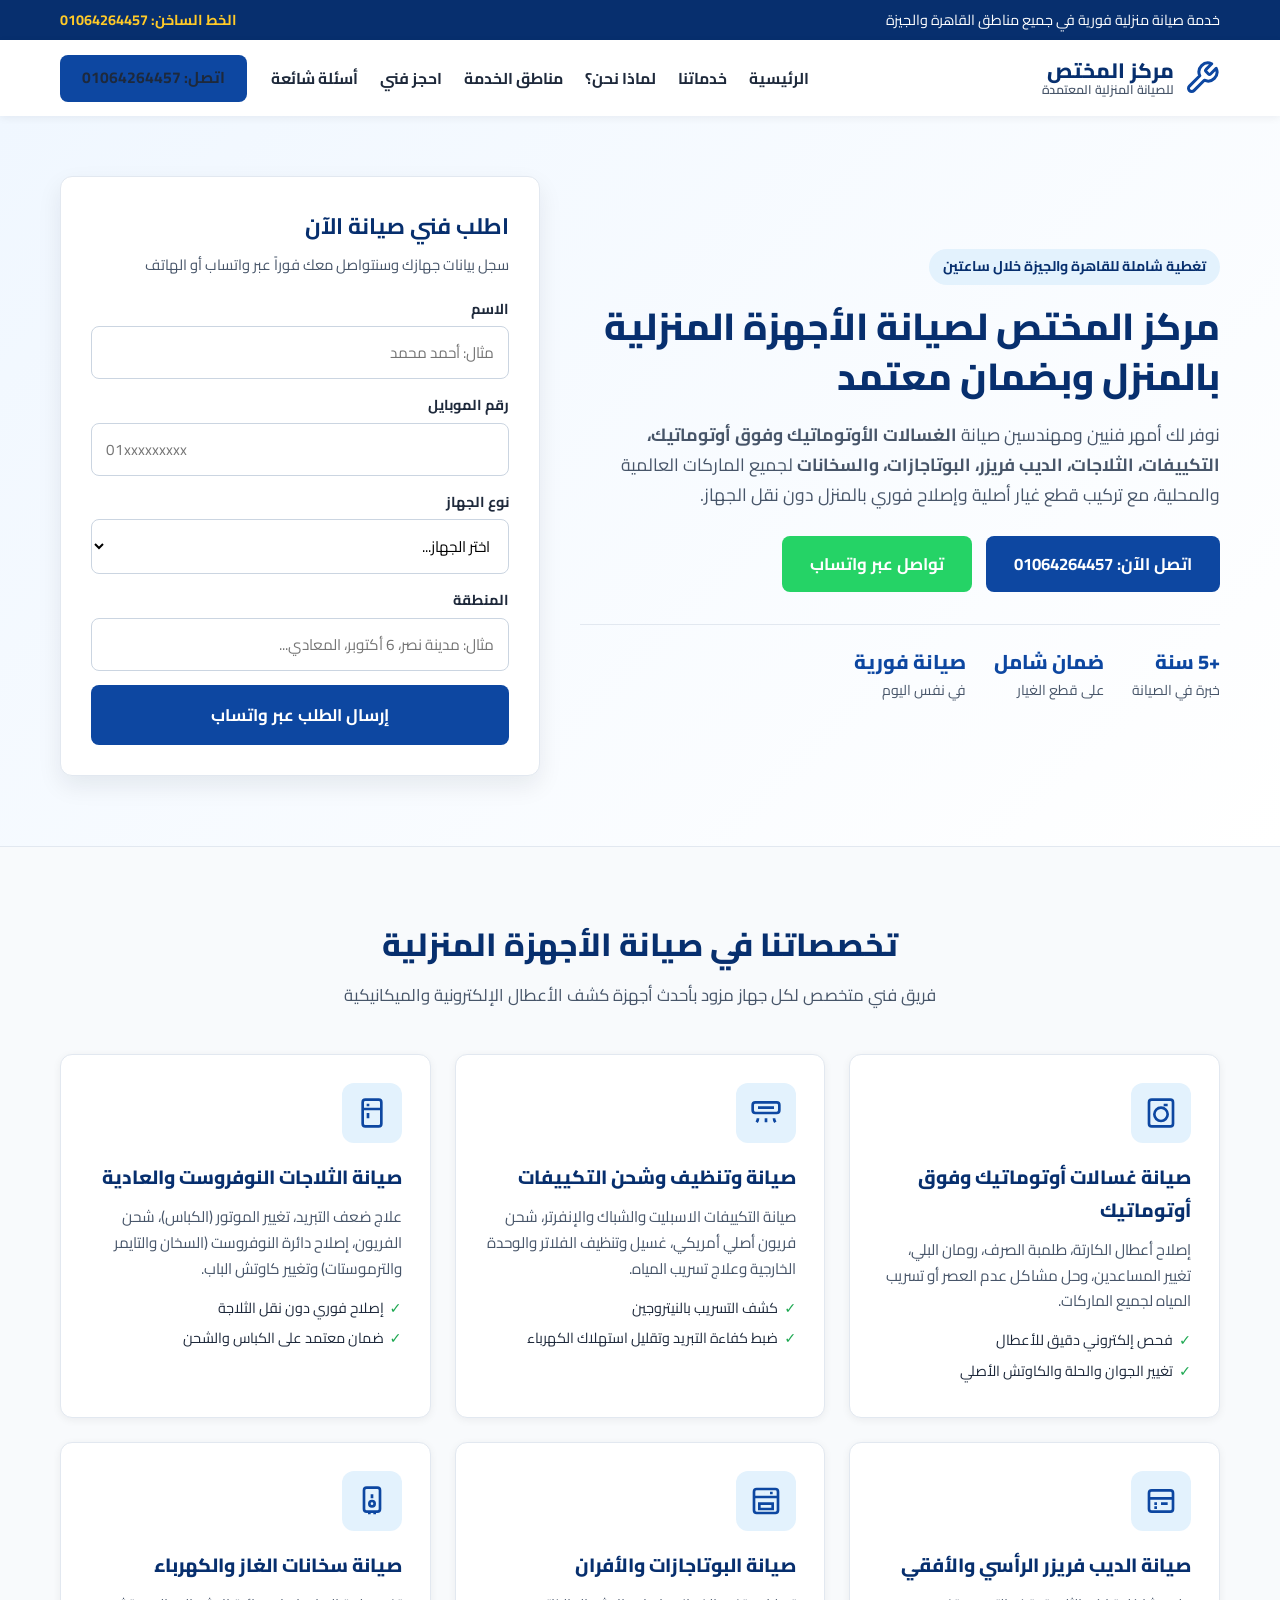
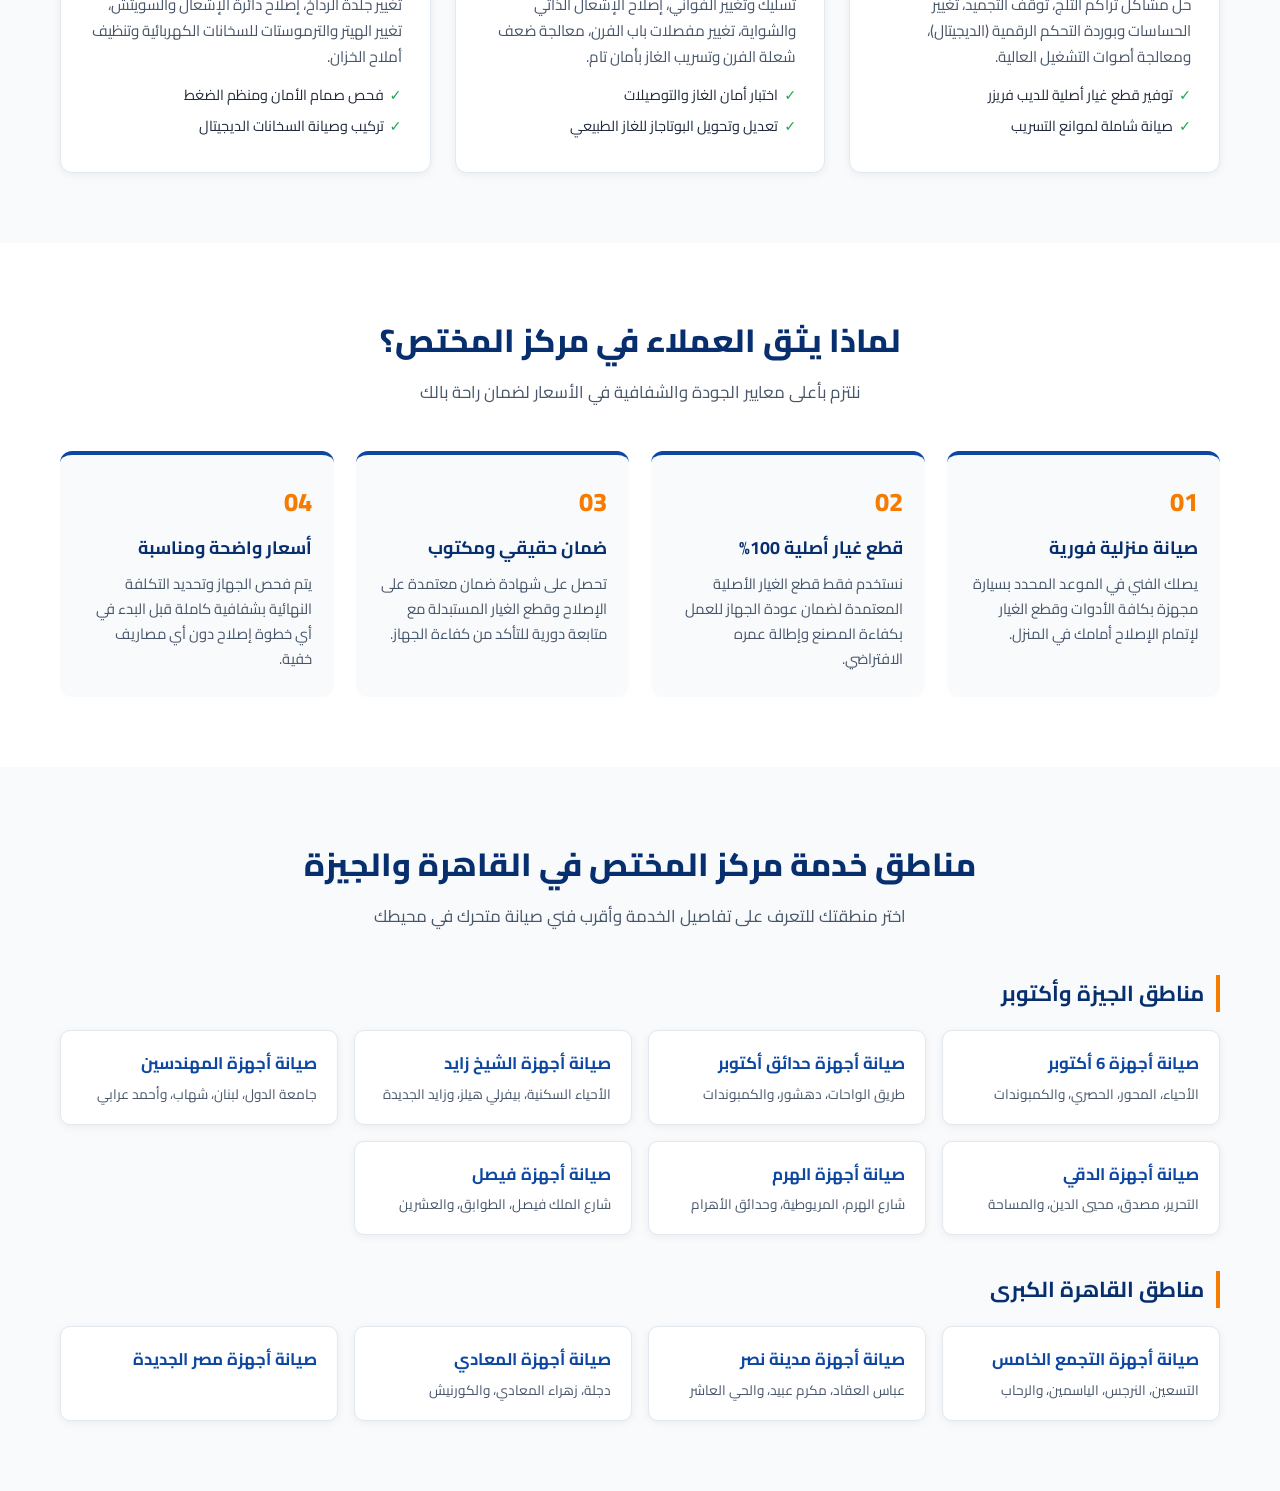
<file: index.html>
<!DOCTYPE html>
<html lang="ar" dir="rtl">
<head>
    <meta charset="UTF-8">
    <meta name="viewport" content="width=device-width, initial-scale=1.0">
    <title>مركز المختص للصيانة المنزلية | صيانة غسالات وتكييفات وثلاجات بالقاهرة والجيزة</title>
    <meta name="description" content="مركز المختص لصيانة الأجهزة المنزلية بالقاهرة والجيزة: صيانة غسالات أوتوماتيك وفوق أوتوماتيك، تكييفات، ثلاجات، ديب فريزر، بوتاجازات وسخانات بالمنزل بقطع غيار أصلية وضمان معتمد. اتصل الآن 01064264457.">
    <meta name="keywords" content="مركز المختص للصيانة, صيانة غسالات القاهرة, تصليح تكييفات الجيزة, صيانة ثلاجات بالمنزل, فني صيانة بوتاجازات, صيانة ديب فريزر, صيانة سخانات, 01064264457">
    <meta name="robots" content="index, follow">
    <link rel="canonical" href="https://github.io">

    <!-- Open Graph for Social Media -->
    <meta property="og:title" content="مركز المختص للصيانة المنزلية | خدمة منزلية فورية">
    <meta property="og:description" content="أفضل فنيين صيانة الغسالات والتكييفات والثلاجات والبوتاجازات في القاهرة والجيزة بضمان حقيقي. اتصل الآن 01064264457">
    <meta property="og:type" content="website">
    <meta property="og:locale" content="ar_EG">

    <!-- Google Fonts (Cairo) -->
    <link rel="preconnect" href="https://fonts.googleapis.com">
    <link rel="preconnect" href="https://fonts.gstatic.com" crossorigin>
    <link href="https://fonts.googleapis.com/css2?family=Cairo:wght@400;600;700;800&display=swap" rel="stylesheet">

    <link rel="stylesheet" href="style.css">

    <!-- Schema Markup (LocalBusiness + Service) -->
    <script type="application/ld+json">
    {
      "@context": "https://schema.org",
      "@type": "HomeAndConstructionBusiness",
      "name": "مركز المختص للصيانة المنزلية",
      "description": "مركز متخصص في صيانة الأجهزة المنزلية: غسالات أوتوماتيك وفوق أوتوماتيك، تكييفات، ثلاجات، ديب فريزر، بوتاجازات وسخانات في جميع أنحاء القاهرة والجيزة.",
       "url": "https://github.io",
      "telephone": "+201064264457",
      "priceRange": "$$",
      "address": {
        "@type": "PostalAddress",
        "addressLocality": "القاهرة والجيزة",
        "addressRegion": "القاهرة الكبرى",
        "addressCountry": "EG"
      },
      "areaServed": [
        "6 أكتوبر", "حدائق أكتوبر", "الشيخ زايد", "التجمع الخامس",
        "مدينة نصر", "المعادي", "المهندسين", "الدقي",
        "الهرم", "فيصل", "شبرا", "مصر الجديدة"
      ],
      "openingHoursSpecification": {
        "@type": "OpeningHoursSpecification",
        "dayOfWeek": [
          "Saturday", "Sunday", "Monday", "Tuesday", "Wednesday", "Thursday", "Friday"
        ],
        "opens": "08:00",
        "closes": "23:00"
      },
      "hasOfferCatalog": {
        "@type": "OfferCatalog",
        "name": "خدمات الصيانة المنزلية",
        "itemListElement": [
          {"@type": "Offer", "itemOffered": {"@type": "Service", "name": "صيانة غسالات أوتوماتيك وفوق أوتوماتيك"}},
          {"@type": "Offer", "itemOffered": {"@type": "Service", "name": "صيانة وشحن تكييفات"}},
          {"@type": "Offer", "itemOffered": {"@type": "Service", "name": "صيانة ثلاجات وديب فريزر"}},
          {"@type": "Offer", "itemOffered": {"@type": "Service", "name": "صيانة بوتاجازات وسخانات"}}
        ]
      }
    }
    </script>
</head>
<body>

    <!-- Top Bar -->
    <div class="top-bar">
        <div class="container top-bar-content">
            <span>خدمة صيانة منزلية فورية في جميع مناطق القاهرة والجيزة</span>
            <a href="tel:01064264457" class="top-phone">الخط الساخن: 01064264457</a>
        </div>
    </div>

    <!-- Header & Navigation -->
    <header class="main-header">
        <div class="container header-content">
            <a href="index.html" class="logo" aria-label="مركز المختص للصيانة المنزلية">
                <svg width="36" height="36" viewBox="0 0 24 24" fill="none" stroke="currentColor" stroke-width="2" stroke-linecap="round" stroke-linejoin="round" aria-hidden="true">
                    <path d="M14.7 6.3a1 1 0 0 0 0 1.4l1.6 1.6a1 1 0 0 0 1.4 0l3.77-3.77a6 6 0 0 1-7.94 7.94l-6.91 6.91a2.12 2.12 0 0 1-3-3l6.91-6.91a6 6 0 0 1 7.94-7.94l-3.76 3.76z"/>
                </svg>
                <div class="logo-text">
                    <strong>مركز المختص</strong>
                    <span>للصيانة المنزلية المعتمدة</span>
                </div>
            </a>

            <button class="menu-toggle" id="menuToggle" aria-label="فتح القائمة" aria-expanded="false">
                <span></span>
                <span></span>
                <span></span>
            </button>

            <nav class="main-nav" id="mainNav" aria-label="القائمة الرئيسية">
                <ul>
                    <li><a href="#hero">الرئيسية</a></li>
                    <li><a href="#services">خدماتنا</a></li>
                    <li><a href="#why-us">لماذا نحن؟</a></li>
                    <li><a href="#areas">مناطق الخدمة</a></li>
                    <li><a href="#booking">احجز فني</a></li>
                    <li><a href="#faq">أسئلة شائعة</a></li>
                </ul>
                <a href="tel:01064264457" class="btn btn-primary nav-cta">اتصل: 01064264457</a>
            </nav>
        </div>
    </header>

    <main>
        <!-- Hero Section -->
        <section id="hero" class="hero-section">
            <div class="container hero-grid">
                <div class="hero-text">
                    <span class="badge">تغطية شاملة للقاهرة والجيزة خلال ساعتين</span>
                    <h1>مركز المختص لصيانة الأجهزة المنزلية بالمنزل وبضمان معتمد</h1>
                    <p>
                        نوفر لك أمهر فنيين ومهندسين صيانة <strong>الغسالات الأوتوماتيك وفوق أوتوماتيك، التكييفات، الثلاجات، الديب فريزر، البوتاجازات، والسخانات</strong> لجميع الماركات العالمية والمحلية، مع تركيب قطع غيار أصلية وإصلاح فوري بالمنزل دون نقل الجهاز.
                    </p>
                    <div class="hero-actions">
                        <a href="tel:01064264457" class="btn btn-primary btn-lg">
                            اتصل الآن: 01064264457
                        </a>
                        <a href="https://wa.me/201064264457?text=مرحباً%20مركز%20المختص،%20أريد%20حجز%20موعد%20صيانة" target="_blank" rel="noopener" class="btn btn-whatsapp btn-lg">
                            تواصل عبر واتساب
                        </a>
                    </div>
                    <div class="hero-stats">
                        <div class="stat-item">
                            <strong>+5 سنة</strong>
                            <span>خبرة في الصيانة</span>
                        </div>
                        <div class="stat-item">
                            <strong>ضمان شامل</strong>
                            <span>على قطع الغيار</span>
                        </div>
                        <div class="stat-item">
                            <strong>صيانة فورية</strong>
                            <span>في نفس اليوم</span>
                        </div>
                    </div>
                </div>

                <div class="hero-card">
                    <h2>اطلب فني صيانة الآن</h2>
                    <p>سجل بيانات جهازك وسنتواصل معك فوراً عبر واتساب أو الهاتف</p>
                    <form id="quickBookingForm" class="booking-form">
                        <div class="form-group">
                            <label for="customerName">الاسم</label>
                            <input type="text" id="customerName" placeholder="مثال: أحمد محمد" required>
                        </div>
                        <div class="form-group">
                            <label for="customerPhone">رقم الموبايل</label>
                            <input type="tel" id="customerPhone" placeholder="01xxxxxxxxx" required>
                        </div>
                        <div class="form-group">
                            <label for="deviceType">نوع الجهاز</label>
                            <select id="deviceType" required>
                                <option value="">اختر الجهاز...</option>
                                <option value="غسالة أوتوماتيك">غسالة أوتوماتيك</option>
                                <option value="غسالة فوق أوتوماتيك">غسالة فوق أوتوماتيك</option>
                                <option value="تكييف">تكييف</option>
                                <option value="ثلاجة">ثلاجة</option>
                                <option value="ديب فريزر">ديب فريزر</option>
                                <option value="بوتاجاز">بوتاجاز</option>
                                <option value="سخان">سخان غاز / كهرباء</option>
                            </select>
                        </div>
                        <div class="form-group">
                            <label for="customerArea">المنطقة</label>
                            <input type="text" id="customerArea" placeholder="مثال: مدينة نصر، 6 أكتوبر، المعادي..." required>
                        </div>
                        <button type="submit" class="btn btn-primary btn-block">إرسال الطلب عبر واتساب</button>
                    </form>
                </div>
            </div>
        </section>

        <!-- Services Section -->
        <section id="services" class="section bg-light">
            <div class="container">
                <div class="section-header">
                    <h2>تخصصاتنا في صيانة الأجهزة المنزلية</h2>
                    <p>فريق فني متخصص لكل جهاز مزود بأحدث أجهزة كشف الأعطال الإلكترونية والميكانيكية</p>
                </div>

                <div class="services-grid">
                    <article class="service-card">
                        <div class="service-icon" aria-hidden="true">
                            <svg width="32" height="32" viewBox="0 0 24 24" fill="none" stroke="currentColor" stroke-width="2"><rect x="3" y="2" width="18" height="20" rx="2"/><circle cx="12" cy="13" r="5"/><path d="M7 6h.01M10 6h.01M17 6h-3"/></svg>
                        </div>
                        <h3>صيانة غسالات أوتوماتيك وفوق أوتوماتيك</h3>
                        <p>إصلاح أعطال الكارتة، طلمبة الصرف، رومان البلي، تغيير المساعدين، وحل مشاكل عدم العصر أو تسريب المياه لجميع الماركات.</p>
                        <ul class="service-features">
                            <li>فحص إلكتروني دقيق للأعطال</li>
                            <li>تغيير الجوان والحلة والكاوتش الأصلي</li>
                        </ul>
                    </article>

                    <article class="service-card">
                        <div class="service-icon" aria-hidden="true">
                            <svg width="32" height="32" viewBox="0 0 24 24" fill="none" stroke="currentColor" stroke-width="2"><rect x="2" y="4" width="20" height="8" rx="2"/><path d="M6 16c0 1.5-1 3-1 3m7-3c0 1.5 0 3 0 3m6-3c0 1.5 1 3 1 3M6 8h12"/></svg>
                        </div>
                        <h3>صيانة وتنظيف وشحن التكييفات</h3>
                        <p>صيانة التكييفات الاسبليت والشباك والإنفرتر، شحن فريون أصلي أمريكي، غسيل وتنظيف الفلاتر والوحدة الخارجية وعلاج تسريب المياه.</p>
                        <ul class="service-features">
                            <li>كشف التسريب بالنيتروجين</li>
                            <li>ضبط كفاءة التبريد وتقليل استهلاك الكهرباء</li>
                        </ul>
                    </article>

                    <article class="service-card">
                        <div class="service-icon" aria-hidden="true">
                            <svg width="32" height="32" viewBox="0 0 24 24" fill="none" stroke="currentColor" stroke-width="2"><rect x="5" y="2" width="14" height="20" rx="2"/><path d="M5 9h14M9 5v2M9 12v4"/></svg>
                        </div>
                        <h3>صيانة الثلاجات النوفروست والعادية</h3>
                        <p>علاج ضعف التبريد، تغيير الموتور (الكباس)، شحن الفريون، إصلاح دائرة النوفروست (السخان والتايمر والترموستات) وتغيير كاوتش الباب.</p>
                        <ul class="service-features">
                            <li>إصلاح فوري دون نقل الثلاجة</li>
                            <li>ضمان معتمد على الكباس والشحن</li>
                        </ul>
                    </article>

                    <article class="service-card">
                        <div class="service-icon" aria-hidden="true">
                            <svg width="32" height="32" viewBox="0 0 24 24" fill="none" stroke="currentColor" stroke-width="2"><rect x="3" y="4" width="18" height="16" rx="2"/><path d="M3 10h18M7 14h2M7 17h2M12 14h5"/></svg>
                        </div>
                        <h3>صيانة الديب فريزر الرأسي والأفقي</h3>
                        <p>حل مشاكل تراكم الثلج، توقف التجميد، تغيير الحساسات وبوردة التحكم الرقمية (الديجيتال)، ومعالجة أصوات التشغيل العالية.</p>
                        <ul class="service-features">
                            <li>توفير قطع غيار أصلية للديب فريزر</li>
                            <li>صيانة شاملة لموانع التسريب</li>
                        </ul>
                    </article>

                    <article class="service-card">
                        <div class="service-icon" aria-hidden="true">
                            <svg width="32" height="32" viewBox="0 0 24 24" fill="none" stroke="currentColor" stroke-width="2"><rect x="3" y="3" width="18" height="18" rx="2"/><path d="M3 9h18M7 6h.01M11 6h.01M15 6h2M7 14h10v4H7z"/></svg>
                        </div>
                        <h3>صيانة البوتاجازات والأفران</h3>
                        <p>تسليك وتغيير الفواني، إصلاح الإشعال الذاتي والشواية، تغيير مفصلات باب الفرن، معالجة ضعف شعلة الفرن وتسريب الغاز بأمان تام.</p>
                        <ul class="service-features">
                            <li>اختبار أمان الغاز والتوصيلات</li>
                            <li>تعديل وتحويل البوتاجاز للغاز الطبيعي</li>
                        </ul>
                    </article>

                    <article class="service-card">
                        <div class="service-icon" aria-hidden="true">
                            <svg width="32" height="32" viewBox="0 0 24 24" fill="none" stroke="currentColor" stroke-width="2"><rect x="6" y="2" width="12" height="18" rx="2"/><circle cx="12" cy="14" r="2"/><path d="M12 7v3m-2 10v2m4-2v2"/></svg>
                        </div>
                        <h3>صيانة سخانات الغاز والكهرباء</h3>
                        <p>تغيير جلدة الرداخ، إصلاح دائرة الإشعال والسويتش، تغيير الهيتر والترموستات للسخانات الكهربائية وتنظيف أملاح الخزان.</p>
                        <ul class="service-features">
                            <li>فحص صمام الأمان ومنظم الضغط</li>
                            <li>تركيب وصيانة السخانات الديجيتال</li>
                        </ul>
                    </article>
                </div>
            </div>
        </section>

        <!-- Why Choose Us -->
        <section id="why-us" class="section">
            <div class="container">
                <div class="section-header">
                    <h2>لماذا يثق العملاء في مركز المختص؟</h2>
                    <p>نلتزم بأعلى معايير الجودة والشفافية في الأسعار لضمان راحة بالك</p>
                </div>

                <div class="features-grid">
                    <div class="feature-box">
                        <span class="feature-num">01</span>
                        <h3>صيانة منزلية فورية</h3>
                        <p>يصلك الفني في الموعد المحدد بسيارة مجهزة بكافة الأدوات وقطع الغيار لإتمام الإصلاح أمامك في المنزل.</p>
                    </div>
                    <div class="feature-box">
                        <span class="feature-num">02</span>
                        <h3>قطع غيار أصلية 100%</h3>
                        <p>نستخدم فقط قطع الغيار الأصلية المعتمدة لضمان عودة الجهاز للعمل بكفاءة المصنع وإطالة عمره الافتراضي.</p>
                    </div>
                    <div class="feature-box">
                        <span class="feature-num">03</span>
                        <h3>ضمان حقيقي ومكتوب</h3>
                        <p>تحصل على شهادة ضمان معتمدة على الإصلاح وقطع الغيار المستبدلة مع متابعة دورية للتأكد من كفاءة الجهاز.</p>
                    </div>
                    <div class="feature-box">
                        <span class="feature-num">04</span>
                        <h3>أسعار واضحة ومناسبة</h3>
                        <p>يتم فحص الجهاز وتحديد التكلفة النهائية بشفافية كاملة قبل البدء في أي خطوة إصلاح دون أي مصاريف خفية.</p>
                    </div>
                </div>
            </div>
        </section>

        <!-- Coverage Areas (Cairo & Giza) -->
        <section id="areas" class="section bg-light">
            <div class="container">
                <div class="section-header">
                    <h2>مناطق خدمة مركز المختص في القاهرة والجيزة</h2>
                    <p>اختر منطقتك للتعرف على تفاصيل الخدمة وأقرب فني صيانة متحرك في محيطك</p>
                </div>

                <div class="areas-wrapper">
                    <div class="area-group">
                        <h3>مناطق الجيزة وأكتوبر</h3>
                        <div class="areas-grid">
                            <a href="areas/6th-of-october.html" class="area-card">
                                <strong>صيانة أجهزة 6 أكتوبر</strong>
                                <span>الأحياء، المحور، الحصري، والكمبوندات</span>
                            </a>
                            <a href="areas/hadayek-october.html" class="area-card">
                                <strong>صيانة أجهزة حدائق أكتوبر</strong>
                                <span>طريق الواحات، دهشور، والكمبوندات</span>
                            </a>
                            <a href="areas/sheikh-zayed.html" class="area-card">
                                <strong>صيانة أجهزة الشيخ زايد</strong>
                                <span>الأحياء السكنية، بيفرلي هيلز، وزايد الجديدة</span>
                            </a>
                            <a href="areas/mohandessin.html" class="area-card">
                                <strong>صيانة أجهزة المهندسين</strong>
                                <span>جامعة الدول، لبنان، شهاب، وأحمد عرابي</span>
                            </a>
                            <a href="areas/dokki.html" class="area-card">
                                <strong>صيانة أجهزة الدقي</strong>
                                <span>التحرير، مصدق، محيي الدين، والمساحة</span>
                            </a>
                            <a href="areas/haram.html" class="area-card">
                                <strong>صيانة أجهزة الهرم</strong>
                                <span>شارع الهرم، المريوطية، وحدائق الأهرام</span>
                            </a>
                            <a href="areas/faisal.html" class="area-card">
                                <strong>صيانة أجهزة فيصل</strong>
                                <span>شارع الملك فيصل، الطوابق، والعشرين</span>
                            </a>
                        </div>
                    </div>

                    <div class="area-group">
                        <h3>مناطق القاهرة الكبرى</h3>
                        <div class="areas-grid">
                            <a href="areas/fifth-settlement.html" class="area-card">
                                <strong>صيانة أجهزة التجمع الخامس</strong>
                                <span>التسعين، النرجس، الياسمين، والرحاب</span>
                            </a>
                            <a href="areas/nasr-city.html" class="area-card">
                                <strong>صيانة أجهزة مدينة نصر</strong>
                                <span>عباس العقاد، مكرم عبيد، والحي العاشر</span>
                            </a>
                            <a href="areas/maadi.html" class="area-card">
                                <strong>صيانة أجهزة المعادي</strong>
                                <span>دجلة، زهراء المعادي، والكورنيش</span>
                            </a>
                            <a href="areas/heliopolis.html" class="area-card">
                                <strong>صيانة أجهزة مصر الجديدة</strong>
</file>
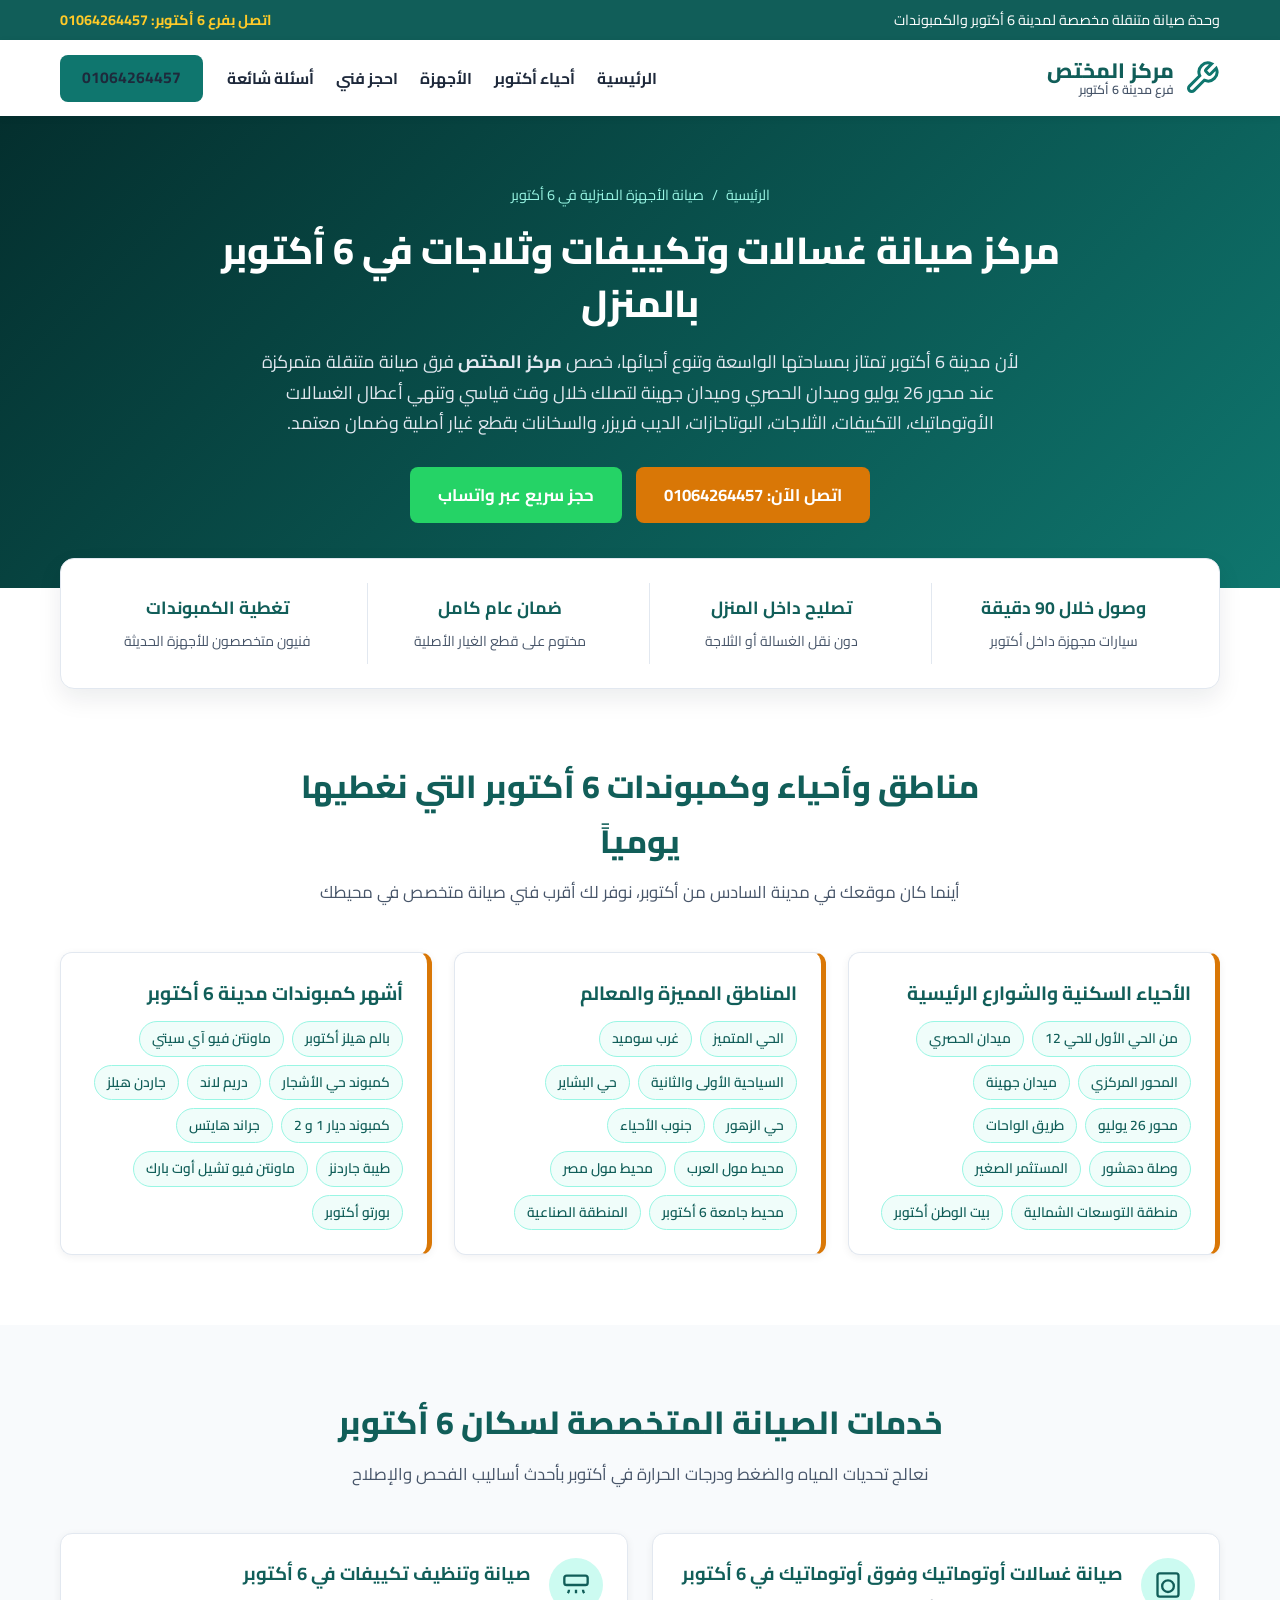
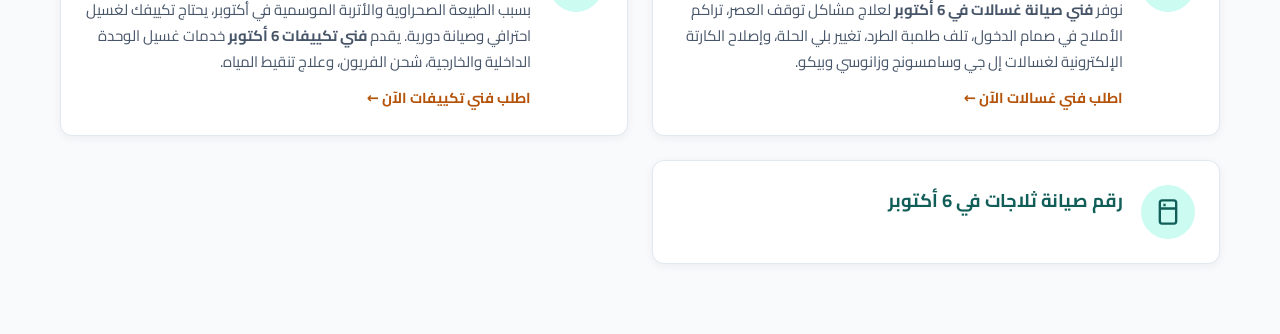
<file: 6th-of-october.html>
<!DOCTYPE html>
<html lang="ar" dir="rtl">
<head>
    <meta charset="UTF-8">
    <meta name="viewport" content="width=device-width, initial-scale=1.0">
    <title>صيانة أجهزة منزلية في 6 أكتوبر | صيانة غسالات وتكييفات وثلاجات - مركز المختص</title>
    <meta name="description" content="أفضل مركز صيانة أجهزة منزلية في 6 أكتوبر: فني صيانة غسالات أوتوماتيك، تكييفات، ثلاجات، ديب فريزر، بوتاجازات وسخانات بالمنزل في الحصري، المتميز، الأحياء والكمبوندات. اتصل 01064264457.">
    <meta name="keywords" content="صيانة غسالات أوتوماتيك في أكتوبر, فني صيانة تكييفات 6 أكتوبر, صيانة ثلاجات في 6 أكتوبر, رقم صيانة أجهزة منزلية أكتوبر, تصليح بوتاجازات الحصري, صيانة سخانات المتميز">
    <meta name="robots" content="index, follow">
    <link rel="canonical" href="https://example.com/areas/6th-of-october.html">

    <meta property="og:title" content="مركز المختص | صيانة غسالات وتكييفات وثلاجات في 6 أكتوبر">
    <meta property="og:description" content="وحدة صيانة متنقلة تغطي جميع أحياء وكمبوندات مدينة 6 أكتوبر في نفس اليوم بضمان معتمد. اتصل الآن 01064264457">
    <meta property="og:type" content="website">
    <meta property="og:locale" content="ar_EG">

    <link rel="preconnect" href="https://fonts.googleapis.com">
    <link rel="preconnect" href="https://fonts.gstatic.com" crossorigin>
    <link href="https://fonts.googleapis.com/css2?family=Cairo:wght@400;600;700;800&display=swap" rel="stylesheet">

    <link rel="stylesheet" href="../style.css">

    <!-- تنسيق وألوان مخصصة لصفحة 6 أكتوبر -->
    <style>
        :root {
            --primary: #0f766e;
            --primary-dark: #115e59;
            --primary-light: #ccfbf1;
            --secondary: #d97706;
            --secondary-dark: #b45309;
        }

        /* تخطيط Hero مختلف لصفحة 6 أكتوبر (ممركز مع خلفية داكنة أنيقة) */
        .october-hero {
            background: linear-gradient(135deg, #042f2e 0%, #0f766e 100%);
            color: #ffffff;
            padding: 65px 0;
            text-align: center;
        }

        .october-hero .breadcrumb {
            display: inline-flex;
            gap: 8px;
            font-size: 0.9rem;
            color: #99f6e4;
            margin-bottom: 16px;
        }

        .october-hero .breadcrumb a:hover {
            text-decoration: underline;
        }

        .october-hero h1 {
            font-size: 2.35rem;
            font-weight: 800;
            max-width: 850px;
            margin: 0 auto 18px;
            line-height: 1.4;
        }

        .october-hero p {
            font-size: 1.12rem;
            color: #e2e8f0;
            max-width: 760px;
            margin: 0 auto 28px;
        }

        .october-hero-actions {
            display: flex;
            justify-content: center;
            flex-wrap: wrap;
            gap: 14px;
        }

        /* شريط التغطية السريعة */
        .october-highlights {
            background-color: #ffffff;
            margin-top: -30px;
            border-radius: 14px;
            box-shadow: var(--shadow-md);
            padding: 24px;
            display: grid;
            grid-template-columns: repeat(4, 1fr);
            gap: 18px;
            border: 1px solid var(--border-color);
            position: relative;
            z-index: 10;
        }

        .highlight-item {
            text-align: center;
            padding: 10px;
            border-left: 1px solid var(--border-color);
        }

        .highlight-item:last-child {
            border-left: none;
        }

        .highlight-item strong {
            display: block;
            color: var(--primary-dark);
            font-size: 1.1rem;
            margin-bottom: 4px;
        }

        .highlight-item span {
            font-size: 0.88rem;
            color: var(--text-muted);
        }

        /* قسم الأحياء والكمبوندات */
        .locations-grid {
            display: grid;
            grid-template-columns: repeat(3, 1fr);
            gap: 22px;
        }

        .location-box {
            background-color: #ffffff;
            border-radius: 12px;
            padding: 24px;
            border: 1px solid var(--border-color);
            border-right: 5px solid var(--secondary);
            box-shadow: var(--shadow-sm);
        }

        .location-box h3 {
            color: var(--primary-dark);
            font-size: 1.2rem;
            margin-bottom: 12px;
        }

        .tags-list {
            display: flex;
            flex-wrap: wrap;
            gap: 8px;
        }

        .tag-pill {
            background-color: #f0fdfa;
            color: var(--primary-dark);
            border: 1px solid #99f6e4;
            padding: 5px 12px;
            border-radius: 50px;
            font-size: 0.86rem;
            font-weight: 600;
        }

        /* بطاقات خدمات أفقية مختلفة عن الرئيسية */
        .october-services-list {
            display: grid;
            grid-template-columns: repeat(2, 1fr);
            gap: 24px;
        }

        .october-service-row {
            display: flex;
            gap: 18px;
            background-color: #ffffff;
            padding: 24px;
            border-radius: 12px;
            border: 1px solid var(--border-color);
            box-shadow: var(--shadow-sm);
            align-items: flex-start;
        }

        .october-service-row:hover {
            border-color: var(--primary);
        }

        .row-icon {
            flex-shrink: 0;
            width: 54px;
            height: 54px;
            border-radius: 50%;
            background-color: var(--primary-light);
            color: var(--primary-dark);
            display: flex;
            align-items: center;
            justify-content: center;
        }

        .row-content h3 {
            color: var(--primary-dark);
            font-size: 1.15rem;
            margin-bottom: 8px;
        }

        .row-content p {
            color: var(--text-muted);
            font-size: 0.94rem;
            margin-bottom: 10px;
        }

        .row-link {
            color: var(--secondary-dark);
            font-weight: 700;
            font-size: 0.9rem;
        }

        /* خطوات الصيانة مع نموذج الحجز جنباً إلى جنب */
        .process-booking-grid {
            display: grid;
            grid-template-columns: 1.1fr 0.9fr;
            gap: 35px;
            align-items: center;
        }

        .steps-timeline {
            display: flex;
            flex-direction: column;
            gap: 20px;
        }

        .step-card {
            display: flex;
            gap: 16px;
            background-color: var(--bg-light);
            padding: 20px;
            border-radius: 12px;
            border: 1px solid var(--border-color);
        }

        .step-badge {
            width: 42px;
            height: 42px;
            flex-shrink: 0;
            background-color: var(--primary);
            color: #ffffff;
            border-radius: 10px;
            display: flex;
            align-items: center;
            justify-content: center;
            font-weight: 800;
            font-size: 1.1rem;
        }

        .step-card h3 {
            color: var(--primary-dark);
            font-size: 1.08rem;
            margin-bottom: 4px;
        }

        .step-card p {
            font-size: 0.92rem;
            color: var(--text-muted);
        }

        /* روابط المناطق المجاورة */
        .nearby-areas {
            display: flex;
            flex-wrap: wrap;
            justify-content: center;
            gap: 14px;
            margin-top: 20px;
        }

        .nearby-link {
            background-color: #ffffff;
            border: 1px solid var(--primary);
            color: var(--primary-dark);
            padding: 10px 20px;
            border-radius: 8px;
            font-weight: 700;
        }

        .nearby-link:hover {
            background-color: var(--primary);
            color: #ffffff;
        }

        @media (max-width: 992px) {
            .october-highlights {
                grid-template-columns: repeat(2, 1fr);
                margin-top: 20px;
            }
            .highlight-item {
                border-left: none;
                border-bottom: 1px solid var(--border-color);
            }
            .locations-grid,
            .october-services-list,
            .process-booking-grid {
                grid-template-columns: 1fr;
            }
        }

        @media (max-width: 576px) {
            .october-highlights {
                grid-template-columns: 1fr;
            }
            .october-hero h1 {
                font-size: 1.75rem;
            }
        }
    </style>

    <!-- Schema Markup خاص بمدينة 6 أكتوبر -->
    <script type="application/ld+json">
    {
      "@context": "https://schema.org",
      "@type": "HomeAndConstructionBusiness",
      "name": "مركز المختص للصيانة المنزلية - فرع 6 أكتوبر",
      "description": "خدمات صيانة الغسالات الأوتوماتيك وفوق أوتوماتيك والتكييفات والثلاجات والديب فريزر والبوتاجازات والسخانات داخل المنزل في مدينة 6 أكتوبر وجميع أحيائها وكمبونداتها.",
      "url": "https://example.com/areas/6th-of-october.html",
      "telephone": "+201064264457",
      "priceRange": "$$",
      "address": {
        "@type": "PostalAddress",
        "streetAddress": "ميدان الحصري - المحور المركزي",
        "addressLocality": "مدينة 6 أكتوبر",
        "addressRegion": "الجيزة",
        "addressCountry": "EG"
      },
      "areaServed": [
        "مدينة 6 أكتوبر",
        "الحي المتميز",
        "غرب سوميد",
        "ميدان الحصري",
        "ميدان جهينة",
        "التوسعات الشمالية",
        "حي الأشجار",
        "بالم هيلز أكتوبر"
      ],
      "openingHoursSpecification": {
        "@type": "OpeningHoursSpecification",
        "dayOfWeek": ["Saturday", "Sunday", "Monday", "Tuesday", "Wednesday", "Thursday", "Friday"],
        "opens": "08:00",
        "closes": "23:00"
      }
    }
    </script>
</head>
<body>

    <!-- Top Bar -->
    <div class="top-bar">
        <div class="container top-bar-content">
            <span>وحدة صيانة متنقلة مخصصة لمدينة 6 أكتوبر والكمبوندات</span>
            <a href="tel:01064264457" class="top-phone">اتصل بفرع 6 أكتوبر: 01064264457</a>
        </div>
    </div>

    <!-- Header -->
    <header class="main-header">
        <div class="container header-content">
            <a href="../index.html" class="logo" aria-label="مركز المختص - الرئيسية">
                <svg width="36" height="36" viewBox="0 0 24 24" fill="none" stroke="currentColor" stroke-width="2" aria-hidden="true">
                    <path d="M14.7 6.3a1 1 0 0 0 0 1.4l1.6 1.6a1 1 0 0 0 1.4 0l3.77-3.77a6 6 0 0 1-7.94 7.94l-6.91 6.91a2.12 2.12 0 0 1-3-3l6.91-6.91a6 6 0 0 1 7.94-7.94l-3.76 3.76z"/>
                </svg>
                <div class="logo-text">
                    <strong>مركز المختص</strong>
                    <span>فرع مدينة 6 أكتوبر</span>
                </div>
            </a>

            <button class="menu-toggle" id="menuToggle" aria-label="فتح القائمة" aria-expanded="false">
                <span></span><span></span><span></span>
            </button>

            <nav class="main-nav" id="mainNav">
                <ul>
                    <li><a href="../index.html">الرئيسية</a></li>
                    <li><a href="#october-coverage">أحياء أكتوبر</a></li>
                    <li><a href="#october-services">الأجهزة</a></li>
                    <li><a href="#october-booking">احجز فني</a></li>
                    <li><a href="#october-faq">أسئلة شائعة</a></li>
                </ul>
                <a href="tel:01064264457" class="btn btn-primary nav-cta">01064264457</a>
            </nav>
        </div>
    </header>

    <main>
        <!-- Hero Section -->
        <section class="october-hero">
            <div class="container">
                <nav class="breadcrumb" aria-label="مسار التنقل">
                    <a href="../index.html">الرئيسية</a>
                    <span>/</span>
                    <span>صيانة الأجهزة المنزلية في 6 أكتوبر</span>
                </nav>
                <h1>مركز صيانة غسالات وتكييفات وثلاجات في 6 أكتوبر بالمنزل</h1>
                <p>
                    لأن مدينة 6 أكتوبر تمتاز بمساحتها الواسعة وتنوع أحيائها، خصص <strong>مركز المختص</strong> فرق صيانة متنقلة متمركزة عند محور 26 يوليو وميدان الحصري وميدان جهينة لتصلك خلال وقت قياسي وتنهي أعطال الغسالات الأوتوماتيك، التكييفات، الثلاجات، البوتاجازات، الديب فريزر، والسخانات بقطع غيار أصلية وضمان معتمد.
                </p>
                <div class="october-hero-actions">
                    <a href="tel:01064264457" class="btn btn-secondary btn-lg">اتصل الآن: 01064264457</a>
                    <a href="https://wa.me/201064264457?text=مرحباً%20مركز%20المختص،%20أحتاج%20فني%20صيانة%20في%20مدينة%206%20أكتوبر" target="_blank" rel="noopener" class="btn btn-whatsapp btn-lg">حجز سريع عبر واتساب</a>
                </div>
            </div>
        </section>

        <!-- Highlights Strip -->
        <div class="container">
            <div class="october-highlights">
                <div class="highlight-item">
                    <strong>وصول خلال 90 دقيقة</strong>
                    <span>سيارات مجهزة داخل أكتوبر</span>
                </div>
                <div class="highlight-item">
                    <strong>تصليح داخل المنزل</strong>
                    <span>دون نقل الغسالة أو الثلاجة</span>
                </div>
                <div class="highlight-item">
                    <strong>ضمان عام كامل</strong>
                    <span>مختوم على قطع الغيار الأصلية</span>
                </div>
                <div class="highlight-item">
                    <strong>تغطية الكمبوندات</strong>
                    <span>فنيون متخصصون للأجهزة الحديثة</span>
                </div>
            </div>
        </div>

        <!-- Coverage Map / Areas & Compounds in 6th of October -->
        <section id="october-coverage" class="section">
            <div class="container">
                <div class="section-header">
                    <h2>مناطق وأحياء وكمبوندات 6 أكتوبر التي نغطيها يومياً</h2>
                    <p>أينما كان موقعك في مدينة السادس من أكتوبر، نوفر لك أقرب فني صيانة متخصص في محيطك</p>
                </div>

                <div class="locations-grid">
                    <div class="location-box">
                        <h3>الأحياء السكنية والشوارع الرئيسية</h3>
                        <div class="tags-list">
                            <span class="tag-pill">من الحي الأول للحي 12</span>
                            <span class="tag-pill">ميدان الحصري</span>
                            <span class="tag-pill">المحور المركزي</span>
                            <span class="tag-pill">ميدان جهينة</span>
                            <span class="tag-pill">محور 26 يوليو</span>
                            <span class="tag-pill">طريق الواحات</span>
                            <span class="tag-pill">وصلة دهشور</span>
                            <span class="tag-pill">المستثمر الصغير</span>
                            <span class="tag-pill">منطقة التوسعات الشمالية</span>
                            <span class="tag-pill">بيت الوطن أكتوبر</span>
                        </div>
                    </div>

                    <div class="location-box">
                        <h3>المناطق المميزة والمعالم</h3>
                        <div class="tags-list">
                            <span class="tag-pill">الحي المتميز</span>
                            <span class="tag-pill">غرب سوميد</span>
                            <span class="tag-pill">السياحية الأولى والثانية</span>
                            <span class="tag-pill">حي البشاير</span>
                            <span class="tag-pill">حي الزهور</span>
                            <span class="tag-pill">جنوب الأحياء</span>
                            <span class="tag-pill">محيط مول العرب</span>
                            <span class="tag-pill">محيط مول مصر</span>
                            <span class="tag-pill">محيط جامعة 6 أكتوبر</span>
                            <span class="tag-pill">المنطقة الصناعية</span>
                        </div>
                    </div>

                    <div class="location-box">
                        <h3>أشهر كمبوندات مدينة 6 أكتوبر</h3>
                        <div class="tags-list">
                            <span class="tag-pill">بالم هيلز أكتوبر</span>
                            <span class="tag-pill">ماونتن فيو آي سيتي</span>
                            <span class="tag-pill">كمبوند حي الأشجار</span>
                            <span class="tag-pill">دريم لاند</span>
                            <span class="tag-pill">جاردن هيلز</span>
                            <span class="tag-pill">كمبوند ديار 1 و 2</span>
                            <span class="tag-pill">جراند هايتس</span>
                            <span class="tag-pill">طيبة جاردنز</span>
                            <span class="tag-pill">ماونتن فيو تشيل أوت بارك</span>
                            <span class="tag-pill">بورتو أكتوبر</span>
                        </div>
                    </div>
                </div>
            </div>
        </section>

        <!-- Detailed Appliance Services for 6th of October -->
        <section id="october-services" class="section bg-light">
            <div class="container">
                <div class="section-header">
                    <h2>خدمات الصيانة المتخصصة لسكان 6 أكتوبر</h2>
                    <p>نعالج تحديات المياه والضغط ودرجات الحرارة في أكتوبر بأحدث أساليب الفحص والإصلاح</p>
                </div>

                <div class="october-services-list">
                    <article class="october-service-row">
                        <div class="row-icon" aria-hidden="true">
                            <svg width="28" height="28" viewBox="0 0 24 24" fill="none" stroke="currentColor" stroke-width="2"><rect x="3" y="2" width="18" height="20" rx="2"/><circle cx="12" cy="13" r="5"/><path d="M7 6h.01M10 6h.01"/></svg>
                        </div>
                        <div class="row-content">
                            <h3>صيانة غسالات أوتوماتيك وفوق أوتوماتيك في 6 أكتوبر</h3>
                            <p>نوفر <strong>فني صيانة غسالات في 6 أكتوبر</strong> لعلاج مشاكل توقف العصر، تراكم الأملاح في صمام الدخول، تلف طلمبة الطرد، تغيير بلي الحلة، وإصلاح الكارتة الإلكترونية لغسالات إل جي وسامسونج وزانوسي وبيكو.</p>
                            <a href="tel:01064264457" class="row-link">اطلب فني غسالات الآن &larr;</a>
                        </div>
                    </article>

                    <article class="october-service-row">
                        <div class="row-icon" aria-hidden="true">
                            <svg width="28" height="28" viewBox="0 0 24 24" fill="none" stroke="currentColor" stroke-width="2"><rect x="2" y="4" width="20" height="8" rx="2"/><path d="M6 16c0 1.5-1 3-1 3m7-3c0 1.5 0 3 0 3m6-3c0 1.5 1 3 1 3"/></svg>
                        </div>
                        <div class="row-content">
                            <h3>صيانة وتنظيف تكييفات في 6 أكتوبر</h3>
                            <p>بسبب الطبيعة الصحراوية والأتربة الموسمية في أكتوبر، يحتاج تكييفك لغسيل احترافي وصيانة دورية. يقدم <strong>فني تكييفات 6 أكتوبر</strong> خدمات غسيل الوحدة الداخلية والخارجية، شحن الفريون، وعلاج تنقيط المياه.</p>
                            <a href="tel:01064264457" class="row-link">اطلب فني تكييفات الآن &larr;</a>
                        </div>
                    </article>

                    <article class="october-service-row">
                        <div class="row-icon" aria-hidden="true">
                            <svg width="28" height="28" viewBox="0 0 24 24" fill="none" stroke="currentColor" stroke-width="2"><rect x="5" y="2" width="14" height="20" rx="2"/><path d="M5 9h14M9 5v2"/></svg>
                        </div>
                        <div class="row-content">
                            <h3>رقم صيانة ثلاجات في 6 أكتوبر</h3>
</file>
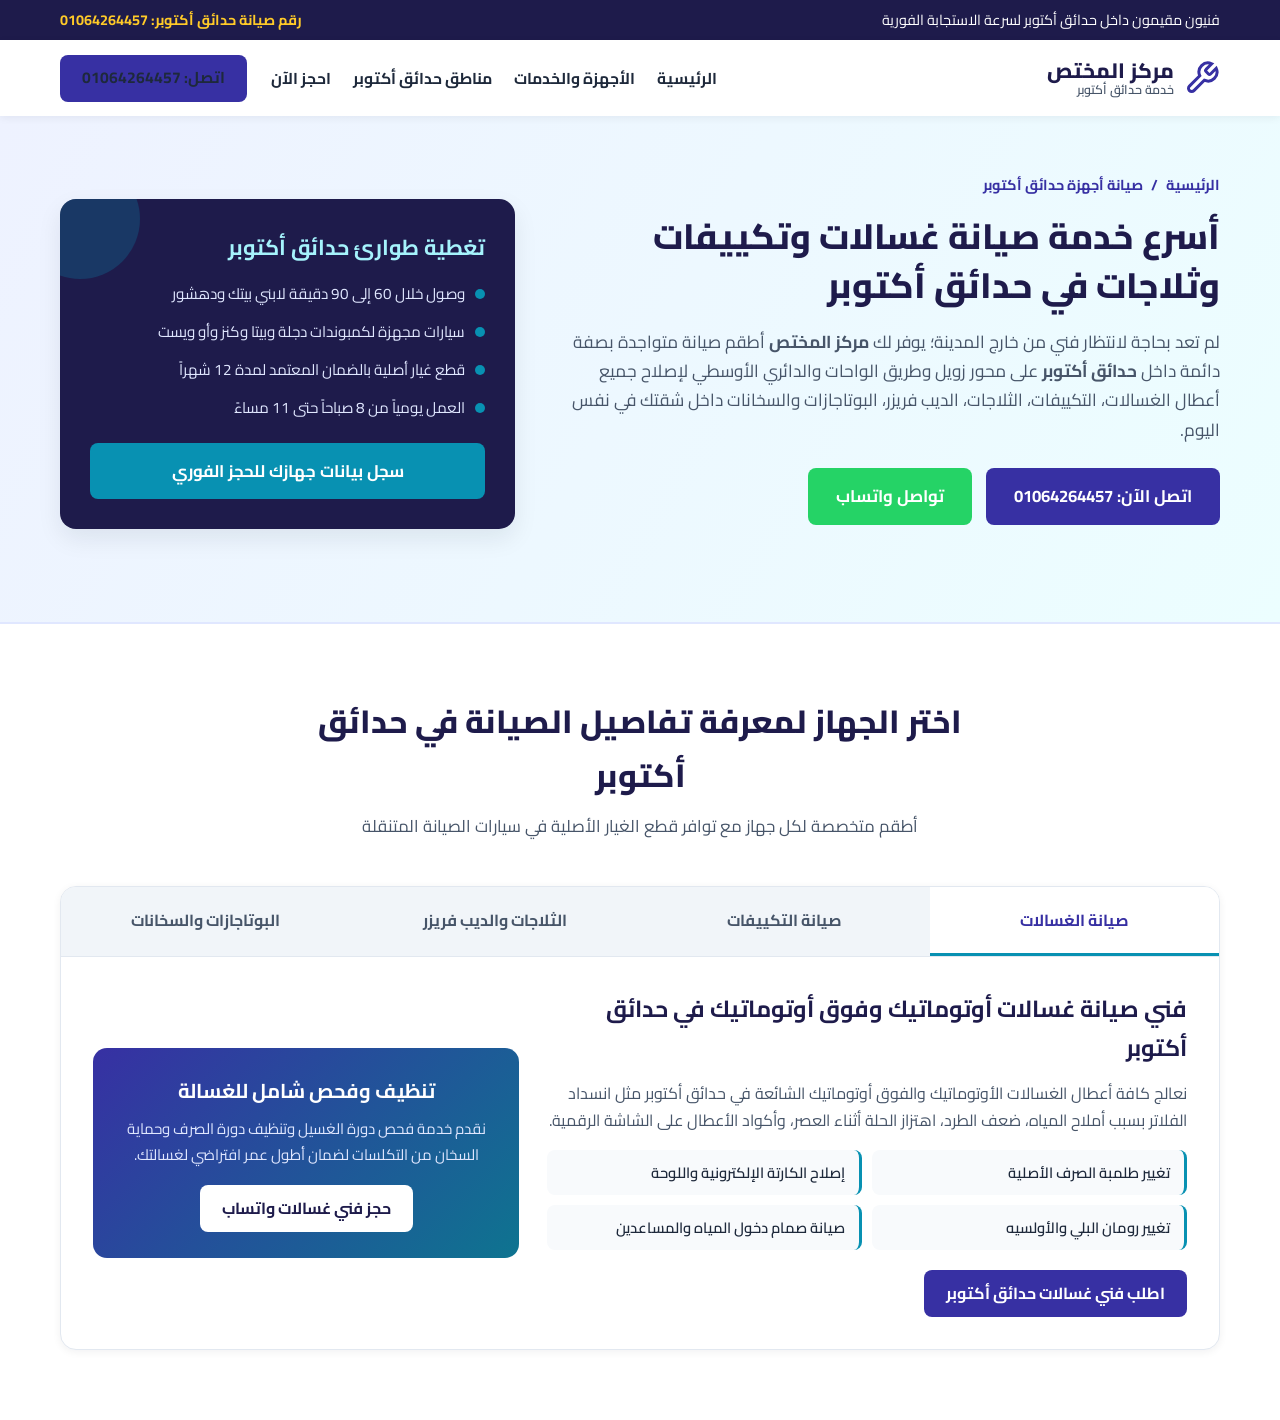
<file: hadayek-october.html>
<!DOCTYPE html>
<html lang="ar" dir="rtl">
<head>
    <meta charset="UTF-8">
    <meta name="viewport" content="width=device-width, initial-scale=1.0">
    <title>صيانة أجهزة منزلية في حدائق أكتوبر | غسالات وتكييفات وثلاجات - مركز المختص</title>
    <meta name="description" content="مركز المختص لصيانة الأجهزة المنزلية في حدائق أكتوبر: فني صيانة غسالات أوتوماتيك، تكييفات، ثلاجات، ديب فريزر، بوتاجازات وسخانات في دهشور، ابني بيتك، دجلة جاردنز، سكن مصر وجميع الكمبوندات. اتصل 01064264457.">
    <meta name="keywords" content="صيانة غسالات في حدائق أكتوبر, فني تكييفات حدائق أكتوبر, صيانة ثلاجات في حدائق أكتوبر, رقم صيانة أجهزة منزلية حدائق أكتوبر, تصليح بوتاجازات دجلة جاردنز, صيانة سخانات ابني بيتك حدائق أكتوبر">
    <meta name="robots" content="index, follow">
    <link rel="canonical" href="https://example.com/areas/hadayek-october.html">

    <meta property="og:title" content="مركز المختص | فني صيانة غسالات وتكييفات وثلاجات في حدائق أكتوبر">
    <meta property="og:description" content="خدمة صيانة منزلية فورية لجميع مناطق وكمبوندات حدائق أكتوبر بقطع غيار أصلية وضمان معتمد. الخط الساخن 01064264457">
    <meta property="og:type" content="website">
    <meta property="og:locale" content="ar_EG">

    <link rel="preconnect" href="https://fonts.googleapis.com">
    <link rel="preconnect" href="https://fonts.gstatic.com" crossorigin>
    <link href="https://fonts.googleapis.com/css2?family=Cairo:wght@400;600;700;800&display=swap" rel="stylesheet">

    <link rel="stylesheet" href="../style.css">

    <!-- تنسيق وألوان مخصصة لصفحة حدائق أكتوبر -->
    <style>
        :root {
            --primary: #3730a3;
            --primary-dark: #1e1b4b;
            --primary-light: #e0e7ff;
            --secondary: #0891b2;
            --secondary-dark: #0e7490;
        }

        /* Hero بتصميم شبكي ببطاقة معلومات فورية */
        .hadayek-hero {
            background: linear-gradient(120deg, #eef2ff 0%, #ecfeff 100%);
            padding: 55px 0 65px;
            border-bottom: 2px solid var(--primary-light);
        }

        .hadayek-hero-grid {
            display: grid;
            grid-template-columns: 1.25fr 0.85fr;
            gap: 35px;
            align-items: center;
        }

        .hadayek-breadcrumb {
            display: inline-flex;
            gap: 8px;
            font-size: 0.9rem;
            color: var(--primary);
            font-weight: 700;
            margin-bottom: 14px;
        }

        .hadayek-hero h1 {
            font-size: 2.2rem;
            font-weight: 800;
            color: var(--primary-dark);
            line-height: 1.4;
            margin-bottom: 16px;
        }

        .hadayek-hero p {
            font-size: 1.08rem;
            color: var(--text-muted);
            margin-bottom: 24px;
        }

        .hadayek-info-panel {
            background-color: var(--primary-dark);
            color: #ffffff;
            padding: 30px;
            border-radius: 16px;
            box-shadow: var(--shadow-md);
            position: relative;
            overflow: hidden;
        }

        .hadayek-info-panel::before {
            content: "";
            position: absolute;
            top: -40px;
            left: -40px;
            width: 120px;
            height: 120px;
            background: rgba(8, 145, 178, 0.25);
            border-radius: 50%;
        }

        .hadayek-info-panel h2 {
            font-size: 1.35rem;
            margin-bottom: 16px;
            color: #a5f3fc;
        }

        .panel-list {
            display: flex;
            flex-direction: column;
            gap: 12px;
            margin-bottom: 22px;
        }

        .panel-list li {
            display: flex;
            align-items: center;
            gap: 10px;
            font-size: 0.95rem;
            color: #e0e7ff;
        }

        .panel-list li span.dot {
            width: 10px;
            height: 10px;
            border-radius: 50%;
            background-color: var(--secondary);
            flex-shrink: 0;
        }

        /* نظام التبويبات التفاعلي لأجهزة حدائق أكتوبر */
        .tabs-wrapper {
            background-color: #ffffff;
            border-radius: 16px;
            border: 1px solid var(--border-color);
            box-shadow: var(--shadow-sm);
            overflow: hidden;
        }

        .tabs-nav {
            display: grid;
            grid-template-columns: repeat(4, 1fr);
            background-color: #f1f5f9;
            border-bottom: 1px solid var(--border-color);
        }

        .tab-btn {
            padding: 18px 14px;
            border: none;
            background: transparent;
            font-family: inherit;
            font-size: 1rem;
            font-weight: 700;
            color: var(--text-muted);
            cursor: pointer;
            transition: var(--transition);
            border-bottom: 3px solid transparent;
        }

        .tab-btn:hover {
            color: var(--primary);
            background-color: #e2e8f0;
        }

        .tab-btn.active {
            background-color: #ffffff;
            color: var(--primary);
            border-bottom-color: var(--secondary);
        }

        .tab-panel {
            display: none;
            padding: 32px;
            animation: fadeIn 0.3s ease;
        }

        .tab-panel.active {
            display: grid;
            grid-template-columns: 1.2fr 0.8fr;
            gap: 28px;
            align-items: center;
        }

        .tab-panel h3 {
            font-size: 1.45rem;
            color: var(--primary-dark);
            margin-bottom: 12px;
        }

        .tab-panel p {
            color: var(--text-muted);
            margin-bottom: 16px;
        }

        .tab-checklist {
            display: grid;
            grid-template-columns: 1fr 1fr;
            gap: 10px;
            margin-bottom: 20px;
        }

        .tab-checklist li {
            background-color: #f8fafc;
            padding: 10px 14px;
            border-radius: 8px;
            border-right: 3px solid var(--secondary);
            font-size: 0.92rem;
            font-weight: 600;
        }

        .tab-side-box {
            background: linear-gradient(135deg, var(--primary) 0%, var(--secondary-dark) 100%);
            color: #ffffff;
            padding: 26px;
            border-radius: 14px;
            text-align: center;
        }

        .tab-side-box strong {
            display: block;
            font-size: 1.25rem;
            margin-bottom: 8px;
        }

        .tab-side-box p {
            color: #e0e7ff;
            font-size: 0.94rem;
            margin-bottom: 18px;
        }

        @keyframes fadeIn {
            from { opacity: 0; transform: translateY(6px); }
            to { opacity: 1; transform: translateY(0); }
        }

        /* قسم تغطية حدائق أكتوبر بتصميم عمودين مفصلين */
        .hadayek-zones-grid {
            display: grid;
            grid-template-columns: 1fr 1fr;
            gap: 28px;
        }

        .zone-card {
            background-color: #ffffff;
            padding: 28px;
            border-radius: 14px;
            border: 1px solid var(--border-color);
            box-shadow: var(--shadow-sm);
        }

        .zone-card-header {
            display: flex;
            align-items: center;
            gap: 12px;
            margin-bottom: 18px;
            padding-bottom: 12px;
            border-bottom: 2px solid var(--primary-light);
        }

        .zone-card-header h3 {
            color: var(--primary-dark);
            font-size: 1.25rem;
        }

        .zone-items {
            display: grid;
            grid-template-columns: repeat(2, 1fr);
            gap: 10px;
        }

        .zone-item {
            padding: 8px 12px;
            background-color: #f8fafc;
            border-radius: 8px;
            font-size: 0.92rem;
            font-weight: 600;
            color: var(--text-main);
            border: 1px solid #e2e8f0;
        }

        /* لماذا نحن في حدائق أكتوبر (شريط 3 بطاقات عريضة) */
        .hadayek-perks {
            display: grid;
            grid-template-columns: repeat(3, 1fr);
            gap: 22px;
        }

        .perk-card {
            background-color: #ffffff;
            padding: 26px;
            border-radius: 12px;
            border-bottom: 4px solid var(--secondary);
            box-shadow: var(--shadow-sm);
        }

        .perk-card h3 {
            color: var(--primary);
            font-size: 1.15rem;
            margin-bottom: 10px;
        }

        .perk-card p {
            color: var(--text-muted);
            font-size: 0.94rem;
        }

        /* قسم الحجز والأسئلة جنباً إلى جنب */
        .split-faq-booking {
            display: grid;
            grid-template-columns: 1.1fr 0.9fr;
            gap: 34px;
            align-items: start;
        }

        .nearby-links-bar {
            display: flex;
            flex-wrap: wrap;
            justify-content: center;
            gap: 12px;
            margin-top: 40px;
        }

        .nearby-pill {
            padding: 10px 18px;
            background-color: var(--primary-light);
            color: var(--primary-dark);
            border-radius: 50px;
            font-weight: 700;
            font-size: 0.94rem;
        }

        .nearby-pill:hover {
            background-color: var(--primary);
            color: #ffffff;
        }

        @media (max-width: 992px) {
            .hadayek-hero-grid,
            .tab-panel.active,
            .hadayek-zones-grid,
            .hadayek-perks,
            .split-faq-booking {
                grid-template-columns: 1fr;
            }
            .tabs-nav {
                grid-template-columns: repeat(2, 1fr);
            }
        }

        @media (max-width: 576px) {
            .hadayek-hero h1 {
                font-size: 1.75rem;
            }
            .tab-checklist,
            .zone-items {
                grid-template-columns: 1fr;
            }
        }
    </style>

    <!-- Schema Markup خاص بمنطقة حدائق أكتوبر -->
    <script type="application/ld+json">
    {
      "@context": "https://schema.org",
      "@type": "HomeAndConstructionBusiness",
      "name": "مركز المختص للصيانة المنزلية - حدائق أكتوبر",
      "description": "فني صيانة غسالات أوتوماتيك وفوق أوتوماتيك، تكييفات، ثلاجات، ديب فريزر، بوتاجازات وسخانات بالمنزل في حدائق أكتوبر، ابني بيتك، دهشور، دجلة جاردنز، سكن مصر ودار مصر.",
      "url": "https://example.com/areas/hadayek-october.html",
      "telephone": "+201064264457",
      "priceRange": "$$",
      "address": {
        "@type": "PostalAddress",
        "streetAddress": "طريق زويل - مدخل حدائق أكتوبر",
        "addressLocality": "حدائق أكتوبر",
        "addressRegion": "الجيزة",
        "addressCountry": "EG"
      },
      "areaServed": [
        "حدائق أكتوبر",
        "ابني بيتك حدائق أكتوبر",
        "مساكن دهشور",
        "كمبوند دجلة جاردنز",
        "بيتا جاردنز",
        "كمبوند كنز",
        "سكن مصر حدائق أكتوبر",
        "دار مصر حدائق أكتوبر",
        "صن كابيتال",
        "أو ويست"
      ],
      "openingHoursSpecification": {
        "@type": "OpeningHoursSpecification",
        "dayOfWeek": ["Saturday", "Sunday", "Monday", "Tuesday", "Wednesday", "Thursday", "Friday"],
        "opens": "08:00",
        "closes": "23:00"
      }
    }
    </script>
</head>
<body>

    <!-- Top Bar -->
    <div class="top-bar">
        <div class="container top-bar-content">
            <span>فنيون مقيمون داخل حدائق أكتوبر لسرعة الاستجابة الفورية</span>
            <a href="tel:01064264457" class="top-phone">رقم صيانة حدائق أكتوبر: 01064264457</a>
        </div>
    </div>

    <!-- Header -->
    <header class="main-header">
        <div class="container header-content">
            <a href="../index.html" class="logo" aria-label="مركز المختص - الرئيسية">
                <svg width="36" height="36" viewBox="0 0 24 24" fill="none" stroke="currentColor" stroke-width="2" aria-hidden="true">
                    <path d="M14.7 6.3a1 1 0 0 0 0 1.4l1.6 1.6a1 1 0 0 0 1.4 0l3.77-3.77a6 6 0 0 1-7.94 7.94l-6.91 6.91a2.12 2.12 0 0 1-3-3l6.91-6.91a6 6 0 0 1 7.94-7.94l-3.76 3.76z"/>
                </svg>
                <div class="logo-text">
                    <strong>مركز المختص</strong>
                    <span>خدمة حدائق أكتوبر</span>
                </div>
            </a>

            <button class="menu-toggle" id="menuToggle" aria-label="فتح القائمة" aria-expanded="false">
                <span></span><span></span><span></span>
            </button>

            <nav class="main-nav" id="mainNav">
                <ul>
                    <li><a href="../index.html">الرئيسية</a></li>
                    <li><a href="#hadayek-devices">الأجهزة والخدمات</a></li>
                    <li><a href="#hadayek-zones">مناطق حدائق أكتوبر</a></li>
                    <li><a href="#hadayek-booking">احجز الآن</a></li>
                </ul>
                <a href="tel:01064264457" class="btn btn-primary nav-cta">اتصل: 01064264457</a>
            </nav>
        </div>
    </header>

    <main>
        <!-- Hero Section -->
        <section class="hadayek-hero">
            <div class="container hadayek-hero-grid">
                <div>
                    <nav class="hadayek-breadcrumb" aria-label="مسار التنقل">
                        <a href="../index.html">الرئيسية</a>
                        <span>/</span>
                        <span>صيانة أجهزة حدائق أكتوبر</span>
                    </nav>
                    <h1>أسرع خدمة صيانة غسالات وتكييفات وثلاجات في حدائق أكتوبر</h1>
                    <p>
                        لم تعد بحاجة لانتظار فني من خارج المدينة؛ يوفر لك <strong>مركز المختص</strong> أطقم صيانة متواجدة بصفة دائمة داخل <strong>حدائق أكتوبر</strong> على محور زويل وطريق الواحات والدائري الأوسطي لإصلاح جميع أعطال الغسالات، التكييفات، الثلاجات، الديب فريزر، البوتاجازات والسخانات داخل شقتك في نفس اليوم.
                    </p>
                    <div class="hero-actions">
                        <a href="tel:01064264457" class="btn btn-primary btn-lg">اتصل الآن: 01064264457</a>
                        <a href="https://wa.me/201064264457?text=مرحباً%20مركز%20المختص،%20أحتاج%20فني%20صيانة%20في%20حدائق%20أكتوبر" target="_blank" rel="noopener" class="btn btn-whatsapp btn-lg">تواصل واتساب</a>
                    </div>
                </div>

                <aside class="hadayek-info-panel">
                    <h2>تغطية طوارئ حدائق أكتوبر</h2>
                    <ul class="panel-list">
                        <li><span class="dot"></span> وصول خلال 60 إلى 90 دقيقة لابني بيتك ودهشور</li>
                        <li><span class="dot"></span> سيارات مجهزة لكمبوندات دجلة وبيتا وكنز وأو ويست</li>
                        <li><span class="dot"></span> قطع غيار أصلية بالضمان المعتمد لمدة 12 شهراً</li>
                        <li><span class="dot"></span> العمل يومياً من 8 صباحاً حتى 11 مساءً</li>
                    </ul>
                    <a href="#hadayek-booking" class="btn btn-secondary btn-block">سجل بيانات جهازك للحجز الفوري</a>
                </aside>
            </div>
        </section>

        <!-- Interactive Device Tabs Section -->
        <section id="hadayek-devices" class="section">
            <div class="container">
                <div class="section-header">
                    <h2>اختر الجهاز لمعرفة تفاصيل الصيانة في حدائق أكتوبر</h2>
                    <p>أطقم متخصصة لكل جهاز مع توافر قطع الغيار الأصلية في سيارات الصيانة المتنقلة</p>
                </div>

                <div class="tabs-wrapper">
                    <div class="tabs-nav" role="tablist" aria-label="تخصصات الصيانة في حدائق أكتوبر">
                        <button class="tab-btn active" data-tab="washers" role="tab" aria-selected="true">صيانة الغسالات</button>
                        <button class="tab-btn" data-tab="ac" role="tab" aria-selected="false">صيانة التكييفات</button>
                        <button class="tab-btn" data-tab="fridges" role="tab" aria-selected="false">الثلاجات والديب فريزر</button>
                        <button class="tab-btn" data-tab="cookers" role="tab" aria-selected="false">البوتاجازات والسخانات</button>
                    </div>

                    <!-- Tab 1: Washers -->
                    <div class="tab-panel active" id="tab-washers" role="tabpanel">
                        <div>
                            <h3>فني صيانة غسالات أوتوماتيك وفوق أوتوماتيك في حدائق أكتوبر</h3>
                            <p>
                                نعالج كافة أعطال الغسالات الأوتوماتيك والفوق أوتوماتيك الشائعة في حدائق أكتوبر مثل انسداد الفلاتر بسبب أملاح المياه، ضعف الطرد، اهتزاز الحلة أثناء العصر، وأكواد الأعطال على الشاشة الرقمية.
                            </p>
                            <ul class="tab-checklist">
                                <li>تغيير طلمبة الصرف الأصلية</li>
                                <li>إصلاح الكارتة الإلكترونية واللوحة</li>
                                <li>تغيير رومان البلي والأولسيه</li>
                                <li>صيانة صمام دخول المياه والمساعدين</li>
                            </ul>
                            <a href="tel:01064264457" class="btn btn-primary">اطلب فني غسالات حدائق أكتوبر</a>
                        </div>
                        <div class="tab-side-box">
                            <strong>تنظيف وفحص شامل للغسالة</strong>
                            <p>نقدم خدمة فحص دورة الغسيل وتنظيف دورة الصرف وحماية السخان من التكلسات لضمان أطول عمر افتراضي لغسالتك.</p>
                            <a href="https://wa.me/201064264457?text=أحتاج%20صيانة%20غسالة%20في%20حدائق%20أكتوبر" target="_blank" rel="noopener" class="btn btn-white">حجز فني غسالات واتساب</a>
                        </div>
                    </div>

                    <!-- Tab 2: Air Conditioners -->
                    <div class="tab-panel" id="tab-ac" role="tabpanel">
                        <div>
                            <h3>صيانة وتنظيف وشحن تكييفات في حدائق أكتوبر</h3>
                            <p>
                                المناطق المفتوحة والإنشاءات المحيطة بحدائق أكتوبر تزيد من تراكم الغبار على وحدة التكييف الخارجية، مما يضعف التبريد ويرفع فاتورة الكهرباء. يوفر <strong>فني تكييفات حدائق أكتوبر</strong> خدمة غسيل وشحن احترافية بالمنزل.
                            </p>
                            <ul class="tab-checklist">
                                <li>غسيل وتنظيف الفلاتر والمبادل الحراري</li>
                                <li>شحن فريون R410A و R22 أصلي</li>
                                <li>علاج تسريب المياه من الفانة الداخلية</li>
                                <li>تغيير الكباستور ومروحة الوحدة الخارجية</li>
                            </ul>
                            <a href="tel:01064264457" class="btn btn-primary">اطلب فني تكييفات حدائق أكتوبر</a>
                        </div>
                        <div class="tab-side-box">
                            <strong>تجهيز التكييفات للصيف والشتاء</strong>
                            <p>فحص ضغط الفريون وكفاءة الكباس لجميع موديلات التكييف الاسبليت والإنفرتر (كاريير، شارب، يونيون إير، إل جي، تورنيدو).</p>
                            <a href="https://wa.me/201064264457?text=أحتاج%20صيانة%20تكييف%20في%20حدائق%20أكتوبر" target="_blank" rel="noopener" class="btn btn-white">حجز فني تكييفات واتساب</a>
                        </div>
                    </div>

                    <!-- Tab 3: Fridges & Freezers -->
                    <div class="tab-panel" id="tab-fridges" role="tabpanel">
                        <div>
                            <h3>رقم صيانة ثلاجات وديب فريزر في حدائق أكتوبر</h3>
                            <p>
                                عطل الثلاجة أو الديب فريزر لا يحتمل التأجيل! يتحرك إليك فني التبريد فوراً داخل حدائق أكتوبر لإصلاح توقف التبريد في الكابينة أو تراكم الثلج داخل الديب فريزر الدرج والأفقي بأمان تام دون نقل الجهاز.
                            </p>
                            <ul class="tab
</file>
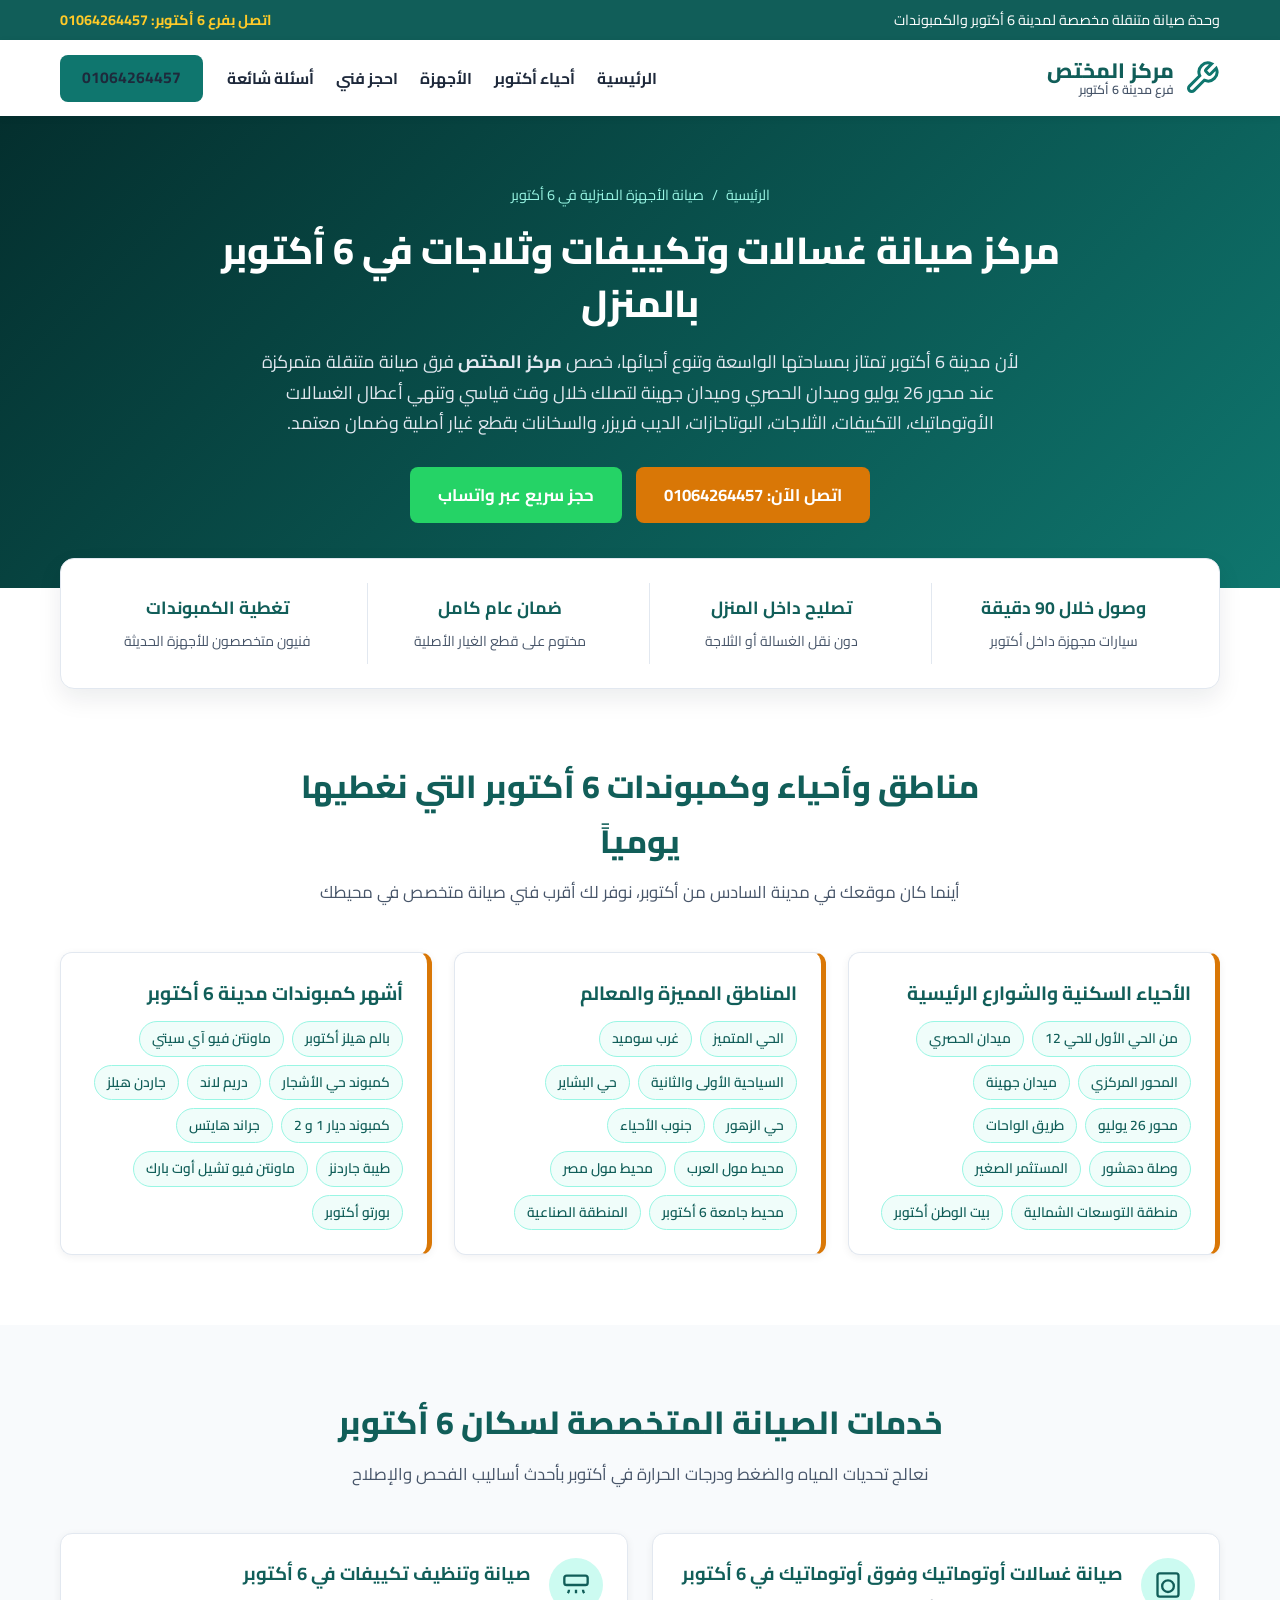
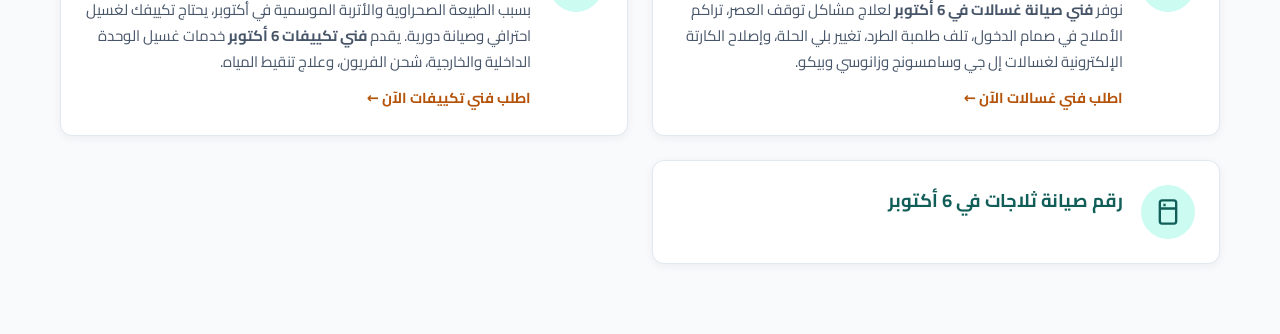
<file: areas/6th-of-october.html>
<!DOCTYPE html>
<html lang="ar" dir="rtl">
<head>
    <meta charset="UTF-8">
    <meta name="viewport" content="width=device-width, initial-scale=1.0">
    <title>صيانة أجهزة منزلية في 6 أكتوبر | صيانة غسالات وتكييفات وثلاجات - مركز المختص</title>
    <meta name="description" content="أفضل مركز صيانة أجهزة منزلية في 6 أكتوبر: فني صيانة غسالات أوتوماتيك، تكييفات، ثلاجات، ديب فريزر، بوتاجازات وسخانات بالمنزل في الحصري، المتميز، الأحياء والكمبوندات. اتصل 01064264457.">
    <meta name="keywords" content="صيانة غسالات أوتوماتيك في أكتوبر, فني صيانة تكييفات 6 أكتوبر, صيانة ثلاجات في 6 أكتوبر, رقم صيانة أجهزة منزلية أكتوبر, تصليح بوتاجازات الحصري, صيانة سخانات المتميز">
    <meta name="robots" content="index, follow">
    <link rel="canonical" href="https://example.com/areas/6th-of-october.html">

    <meta property="og:title" content="مركز المختص | صيانة غسالات وتكييفات وثلاجات في 6 أكتوبر">
    <meta property="og:description" content="وحدة صيانة متنقلة تغطي جميع أحياء وكمبوندات مدينة 6 أكتوبر في نفس اليوم بضمان معتمد. اتصل الآن 01064264457">
    <meta property="og:type" content="website">
    <meta property="og:locale" content="ar_EG">

    <link rel="preconnect" href="https://fonts.googleapis.com">
    <link rel="preconnect" href="https://fonts.gstatic.com" crossorigin>
    <link href="https://fonts.googleapis.com/css2?family=Cairo:wght@400;600;700;800&display=swap" rel="stylesheet">

    <link rel="stylesheet" href="../style.css">

    <!-- تنسيق وألوان مخصصة لصفحة 6 أكتوبر -->
    <style>
        :root {
            --primary: #0f766e;
            --primary-dark: #115e59;
            --primary-light: #ccfbf1;
            --secondary: #d97706;
            --secondary-dark: #b45309;
        }

        /* تخطيط Hero مختلف لصفحة 6 أكتوبر (ممركز مع خلفية داكنة أنيقة) */
        .october-hero {
            background: linear-gradient(135deg, #042f2e 0%, #0f766e 100%);
            color: #ffffff;
            padding: 65px 0;
            text-align: center;
        }

        .october-hero .breadcrumb {
            display: inline-flex;
            gap: 8px;
            font-size: 0.9rem;
            color: #99f6e4;
            margin-bottom: 16px;
        }

        .october-hero .breadcrumb a:hover {
            text-decoration: underline;
        }

        .october-hero h1 {
            font-size: 2.35rem;
            font-weight: 800;
            max-width: 850px;
            margin: 0 auto 18px;
            line-height: 1.4;
        }

        .october-hero p {
            font-size: 1.12rem;
            color: #e2e8f0;
            max-width: 760px;
            margin: 0 auto 28px;
        }

        .october-hero-actions {
            display: flex;
            justify-content: center;
            flex-wrap: wrap;
            gap: 14px;
        }

        /* شريط التغطية السريعة */
        .october-highlights {
            background-color: #ffffff;
            margin-top: -30px;
            border-radius: 14px;
            box-shadow: var(--shadow-md);
            padding: 24px;
            display: grid;
            grid-template-columns: repeat(4, 1fr);
            gap: 18px;
            border: 1px solid var(--border-color);
            position: relative;
            z-index: 10;
        }

        .highlight-item {
            text-align: center;
            padding: 10px;
            border-left: 1px solid var(--border-color);
        }

        .highlight-item:last-child {
            border-left: none;
        }

        .highlight-item strong {
            display: block;
            color: var(--primary-dark);
            font-size: 1.1rem;
            margin-bottom: 4px;
        }

        .highlight-item span {
            font-size: 0.88rem;
            color: var(--text-muted);
        }

        /* قسم الأحياء والكمبوندات */
        .locations-grid {
            display: grid;
            grid-template-columns: repeat(3, 1fr);
            gap: 22px;
        }

        .location-box {
            background-color: #ffffff;
            border-radius: 12px;
            padding: 24px;
            border: 1px solid var(--border-color);
            border-right: 5px solid var(--secondary);
            box-shadow: var(--shadow-sm);
        }

        .location-box h3 {
            color: var(--primary-dark);
            font-size: 1.2rem;
            margin-bottom: 12px;
        }

        .tags-list {
            display: flex;
            flex-wrap: wrap;
            gap: 8px;
        }

        .tag-pill {
            background-color: #f0fdfa;
            color: var(--primary-dark);
            border: 1px solid #99f6e4;
            padding: 5px 12px;
            border-radius: 50px;
            font-size: 0.86rem;
            font-weight: 600;
        }

        /* بطاقات خدمات أفقية مختلفة عن الرئيسية */
        .october-services-list {
            display: grid;
            grid-template-columns: repeat(2, 1fr);
            gap: 24px;
        }

        .october-service-row {
            display: flex;
            gap: 18px;
            background-color: #ffffff;
            padding: 24px;
            border-radius: 12px;
            border: 1px solid var(--border-color);
            box-shadow: var(--shadow-sm);
            align-items: flex-start;
        }

        .october-service-row:hover {
            border-color: var(--primary);
        }

        .row-icon {
            flex-shrink: 0;
            width: 54px;
            height: 54px;
            border-radius: 50%;
            background-color: var(--primary-light);
            color: var(--primary-dark);
            display: flex;
            align-items: center;
            justify-content: center;
        }

        .row-content h3 {
            color: var(--primary-dark);
            font-size: 1.15rem;
            margin-bottom: 8px;
        }

        .row-content p {
            color: var(--text-muted);
            font-size: 0.94rem;
            margin-bottom: 10px;
        }

        .row-link {
            color: var(--secondary-dark);
            font-weight: 700;
            font-size: 0.9rem;
        }

        /* خطوات الصيانة مع نموذج الحجز جنباً إلى جنب */
        .process-booking-grid {
            display: grid;
            grid-template-columns: 1.1fr 0.9fr;
            gap: 35px;
            align-items: center;
        }

        .steps-timeline {
            display: flex;
            flex-direction: column;
            gap: 20px;
        }

        .step-card {
            display: flex;
            gap: 16px;
            background-color: var(--bg-light);
            padding: 20px;
            border-radius: 12px;
            border: 1px solid var(--border-color);
        }

        .step-badge {
            width: 42px;
            height: 42px;
            flex-shrink: 0;
            background-color: var(--primary);
            color: #ffffff;
            border-radius: 10px;
            display: flex;
            align-items: center;
            justify-content: center;
            font-weight: 800;
            font-size: 1.1rem;
        }

        .step-card h3 {
            color: var(--primary-dark);
            font-size: 1.08rem;
            margin-bottom: 4px;
        }

        .step-card p {
            font-size: 0.92rem;
            color: var(--text-muted);
        }

        /* روابط المناطق المجاورة */
        .nearby-areas {
            display: flex;
            flex-wrap: wrap;
            justify-content: center;
            gap: 14px;
            margin-top: 20px;
        }

        .nearby-link {
            background-color: #ffffff;
            border: 1px solid var(--primary);
            color: var(--primary-dark);
            padding: 10px 20px;
            border-radius: 8px;
            font-weight: 700;
        }

        .nearby-link:hover {
            background-color: var(--primary);
            color: #ffffff;
        }

        @media (max-width: 992px) {
            .october-highlights {
                grid-template-columns: repeat(2, 1fr);
                margin-top: 20px;
            }
            .highlight-item {
                border-left: none;
                border-bottom: 1px solid var(--border-color);
            }
            .locations-grid,
            .october-services-list,
            .process-booking-grid {
                grid-template-columns: 1fr;
            }
        }

        @media (max-width: 576px) {
            .october-highlights {
                grid-template-columns: 1fr;
            }
            .october-hero h1 {
                font-size: 1.75rem;
            }
        }
    </style>

    <!-- Schema Markup خاص بمدينة 6 أكتوبر -->
    <script type="application/ld+json">
    {
      "@context": "https://schema.org",
      "@type": "HomeAndConstructionBusiness",
      "name": "مركز المختص للصيانة المنزلية - فرع 6 أكتوبر",
      "description": "خدمات صيانة الغسالات الأوتوماتيك وفوق أوتوماتيك والتكييفات والثلاجات والديب فريزر والبوتاجازات والسخانات داخل المنزل في مدينة 6 أكتوبر وجميع أحيائها وكمبونداتها.",
      "url": "https://example.com/areas/6th-of-october.html",
      "telephone": "+201064264457",
      "priceRange": "$$",
      "address": {
        "@type": "PostalAddress",
        "streetAddress": "ميدان الحصري - المحور المركزي",
        "addressLocality": "مدينة 6 أكتوبر",
        "addressRegion": "الجيزة",
        "addressCountry": "EG"
      },
      "areaServed": [
        "مدينة 6 أكتوبر",
        "الحي المتميز",
        "غرب سوميد",
        "ميدان الحصري",
        "ميدان جهينة",
        "التوسعات الشمالية",
        "حي الأشجار",
        "بالم هيلز أكتوبر"
      ],
      "openingHoursSpecification": {
        "@type": "OpeningHoursSpecification",
        "dayOfWeek": ["Saturday", "Sunday", "Monday", "Tuesday", "Wednesday", "Thursday", "Friday"],
        "opens": "08:00",
        "closes": "23:00"
      }
    }
    </script>
</head>
<body>

    <!-- Top Bar -->
    <div class="top-bar">
        <div class="container top-bar-content">
            <span>وحدة صيانة متنقلة مخصصة لمدينة 6 أكتوبر والكمبوندات</span>
            <a href="tel:01064264457" class="top-phone">اتصل بفرع 6 أكتوبر: 01064264457</a>
        </div>
    </div>

    <!-- Header -->
    <header class="main-header">
        <div class="container header-content">
            <a href="../index.html" class="logo" aria-label="مركز المختص - الرئيسية">
                <svg width="36" height="36" viewBox="0 0 24 24" fill="none" stroke="currentColor" stroke-width="2" aria-hidden="true">
                    <path d="M14.7 6.3a1 1 0 0 0 0 1.4l1.6 1.6a1 1 0 0 0 1.4 0l3.77-3.77a6 6 0 0 1-7.94 7.94l-6.91 6.91a2.12 2.12 0 0 1-3-3l6.91-6.91a6 6 0 0 1 7.94-7.94l-3.76 3.76z"/>
                </svg>
                <div class="logo-text">
                    <strong>مركز المختص</strong>
                    <span>فرع مدينة 6 أكتوبر</span>
                </div>
            </a>

            <button class="menu-toggle" id="menuToggle" aria-label="فتح القائمة" aria-expanded="false">
                <span></span><span></span><span></span>
            </button>

            <nav class="main-nav" id="mainNav">
                <ul>
                    <li><a href="../index.html">الرئيسية</a></li>
                    <li><a href="#october-coverage">أحياء أكتوبر</a></li>
                    <li><a href="#october-services">الأجهزة</a></li>
                    <li><a href="#october-booking">احجز فني</a></li>
                    <li><a href="#october-faq">أسئلة شائعة</a></li>
                </ul>
                <a href="tel:01064264457" class="btn btn-primary nav-cta">01064264457</a>
            </nav>
        </div>
    </header>

    <main>
        <!-- Hero Section -->
        <section class="october-hero">
            <div class="container">
                <nav class="breadcrumb" aria-label="مسار التنقل">
                    <a href="../index.html">الرئيسية</a>
                    <span>/</span>
                    <span>صيانة الأجهزة المنزلية في 6 أكتوبر</span>
                </nav>
                <h1>مركز صيانة غسالات وتكييفات وثلاجات في 6 أكتوبر بالمنزل</h1>
                <p>
                    لأن مدينة 6 أكتوبر تمتاز بمساحتها الواسعة وتنوع أحيائها، خصص <strong>مركز المختص</strong> فرق صيانة متنقلة متمركزة عند محور 26 يوليو وميدان الحصري وميدان جهينة لتصلك خلال وقت قياسي وتنهي أعطال الغسالات الأوتوماتيك، التكييفات، الثلاجات، البوتاجازات، الديب فريزر، والسخانات بقطع غيار أصلية وضمان معتمد.
                </p>
                <div class="october-hero-actions">
                    <a href="tel:01064264457" class="btn btn-secondary btn-lg">اتصل الآن: 01064264457</a>
                    <a href="https://wa.me/201064264457?text=مرحباً%20مركز%20المختص،%20أحتاج%20فني%20صيانة%20في%20مدينة%206%20أكتوبر" target="_blank" rel="noopener" class="btn btn-whatsapp btn-lg">حجز سريع عبر واتساب</a>
                </div>
            </div>
        </section>

        <!-- Highlights Strip -->
        <div class="container">
            <div class="october-highlights">
                <div class="highlight-item">
                    <strong>وصول خلال 90 دقيقة</strong>
                    <span>سيارات مجهزة داخل أكتوبر</span>
                </div>
                <div class="highlight-item">
                    <strong>تصليح داخل المنزل</strong>
                    <span>دون نقل الغسالة أو الثلاجة</span>
                </div>
                <div class="highlight-item">
                    <strong>ضمان عام كامل</strong>
                    <span>مختوم على قطع الغيار الأصلية</span>
                </div>
                <div class="highlight-item">
                    <strong>تغطية الكمبوندات</strong>
                    <span>فنيون متخصصون للأجهزة الحديثة</span>
                </div>
            </div>
        </div>

        <!-- Coverage Map / Areas & Compounds in 6th of October -->
        <section id="october-coverage" class="section">
            <div class="container">
                <div class="section-header">
                    <h2>مناطق وأحياء وكمبوندات 6 أكتوبر التي نغطيها يومياً</h2>
                    <p>أينما كان موقعك في مدينة السادس من أكتوبر، نوفر لك أقرب فني صيانة متخصص في محيطك</p>
                </div>

                <div class="locations-grid">
                    <div class="location-box">
                        <h3>الأحياء السكنية والشوارع الرئيسية</h3>
                        <div class="tags-list">
                            <span class="tag-pill">من الحي الأول للحي 12</span>
                            <span class="tag-pill">ميدان الحصري</span>
                            <span class="tag-pill">المحور المركزي</span>
                            <span class="tag-pill">ميدان جهينة</span>
                            <span class="tag-pill">محور 26 يوليو</span>
                            <span class="tag-pill">طريق الواحات</span>
                            <span class="tag-pill">وصلة دهشور</span>
                            <span class="tag-pill">المستثمر الصغير</span>
                            <span class="tag-pill">منطقة التوسعات الشمالية</span>
                            <span class="tag-pill">بيت الوطن أكتوبر</span>
                        </div>
                    </div>

                    <div class="location-box">
                        <h3>المناطق المميزة والمعالم</h3>
                        <div class="tags-list">
                            <span class="tag-pill">الحي المتميز</span>
                            <span class="tag-pill">غرب سوميد</span>
                            <span class="tag-pill">السياحية الأولى والثانية</span>
                            <span class="tag-pill">حي البشاير</span>
                            <span class="tag-pill">حي الزهور</span>
                            <span class="tag-pill">جنوب الأحياء</span>
                            <span class="tag-pill">محيط مول العرب</span>
                            <span class="tag-pill">محيط مول مصر</span>
                            <span class="tag-pill">محيط جامعة 6 أكتوبر</span>
                            <span class="tag-pill">المنطقة الصناعية</span>
                        </div>
                    </div>

                    <div class="location-box">
                        <h3>أشهر كمبوندات مدينة 6 أكتوبر</h3>
                        <div class="tags-list">
                            <span class="tag-pill">بالم هيلز أكتوبر</span>
                            <span class="tag-pill">ماونتن فيو آي سيتي</span>
                            <span class="tag-pill">كمبوند حي الأشجار</span>
                            <span class="tag-pill">دريم لاند</span>
                            <span class="tag-pill">جاردن هيلز</span>
                            <span class="tag-pill">كمبوند ديار 1 و 2</span>
                            <span class="tag-pill">جراند هايتس</span>
                            <span class="tag-pill">طيبة جاردنز</span>
                            <span class="tag-pill">ماونتن فيو تشيل أوت بارك</span>
                            <span class="tag-pill">بورتو أكتوبر</span>
                        </div>
                    </div>
                </div>
            </div>
        </section>

        <!-- Detailed Appliance Services for 6th of October -->
        <section id="october-services" class="section bg-light">
            <div class="container">
                <div class="section-header">
                    <h2>خدمات الصيانة المتخصصة لسكان 6 أكتوبر</h2>
                    <p>نعالج تحديات المياه والضغط ودرجات الحرارة في أكتوبر بأحدث أساليب الفحص والإصلاح</p>
                </div>

                <div class="october-services-list">
                    <article class="october-service-row">
                        <div class="row-icon" aria-hidden="true">
                            <svg width="28" height="28" viewBox="0 0 24 24" fill="none" stroke="currentColor" stroke-width="2"><rect x="3" y="2" width="18" height="20" rx="2"/><circle cx="12" cy="13" r="5"/><path d="M7 6h.01M10 6h.01"/></svg>
                        </div>
                        <div class="row-content">
                            <h3>صيانة غسالات أوتوماتيك وفوق أوتوماتيك في 6 أكتوبر</h3>
                            <p>نوفر <strong>فني صيانة غسالات في 6 أكتوبر</strong> لعلاج مشاكل توقف العصر، تراكم الأملاح في صمام الدخول، تلف طلمبة الطرد، تغيير بلي الحلة، وإصلاح الكارتة الإلكترونية لغسالات إل جي وسامسونج وزانوسي وبيكو.</p>
                            <a href="tel:01064264457" class="row-link">اطلب فني غسالات الآن &larr;</a>
                        </div>
                    </article>

                    <article class="october-service-row">
                        <div class="row-icon" aria-hidden="true">
                            <svg width="28" height="28" viewBox="0 0 24 24" fill="none" stroke="currentColor" stroke-width="2"><rect x="2" y="4" width="20" height="8" rx="2"/><path d="M6 16c0 1.5-1 3-1 3m7-3c0 1.5 0 3 0 3m6-3c0 1.5 1 3 1 3"/></svg>
                        </div>
                        <div class="row-content">
                            <h3>صيانة وتنظيف تكييفات في 6 أكتوبر</h3>
                            <p>بسبب الطبيعة الصحراوية والأتربة الموسمية في أكتوبر، يحتاج تكييفك لغسيل احترافي وصيانة دورية. يقدم <strong>فني تكييفات 6 أكتوبر</strong> خدمات غسيل الوحدة الداخلية والخارجية، شحن الفريون، وعلاج تنقيط المياه.</p>
                            <a href="tel:01064264457" class="row-link">اطلب فني تكييفات الآن &larr;</a>
                        </div>
                    </article>

                    <article class="october-service-row">
                        <div class="row-icon" aria-hidden="true">
                            <svg width="28" height="28" viewBox="0 0 24 24" fill="none" stroke="currentColor" stroke-width="2"><rect x="5" y="2" width="14" height="20" rx="2"/><path d="M5 9h14M9 5v2"/></svg>
                        </div>
                        <div class="row-content">
                            <h3>رقم صيانة ثلاجات في 6 أكتوبر</h3>
</file>
<file: style.css>
/* =========================================
   1. CSS Variables & Base Reset
========================================= */
:root {
    --primary: #0d47a1;
    --primary-dark: #072f6e;
    --primary-light: #e3f2fd;
    --secondary: #f57c00;
    --secondary-dark: #e65100;
    --whatsapp: #25d366;
    --whatsapp-dark: #1da851;
    --text-main: #1e293b;
    --text-muted: #475569;
    --bg-body: #ffffff;
    --bg-light: #f8fafc;
    --border-color: #e2e8f0;
    --shadow-sm: 0 2px 8px rgba(15, 23, 42, 0.06);
    --shadow-md: 0 10px 25px rgba(15, 23, 42, 0.08);
    --radius: 12px;
    --transition: all 0.3s ease;
}

*, *::before, *::after {
    box-sizing: border-box;
    margin: 0;
    padding: 0;
}

html {
    scroll-behavior: smooth;
    font-size: 16px;
}

body {
    font-family: 'Cairo', system-ui, -apple-system, sans-serif;
    color: var(--text-main);
    background-color: var(--bg-body);
    line-height: 1.7;
    overflow-x: hidden;
}

a {
    text-decoration: none;
    color: inherit;
    transition: var(--transition);
}

ul {
    list-style: none;
}

.container {
    width: 100%;
    max-width: 1200px;
    margin: 0 auto;
    padding: 0 20px;
}

.section {
    padding: 70px 0;
}

.bg-light {
    background-color: var(--bg-light);
}

.section-header {
    text-align: center;
    max-width: 720px;
    margin: 0 auto 45px;
}

.section-header h2 {
    font-size: 2rem;
    font-weight: 800;
    color: var(--primary-dark);
    margin-bottom: 10px;
}

.section-header p {
    color: var(--text-muted);
    font-size: 1.05rem;
}

/* =========================================
   2. Buttons
========================================= */
.btn {
    display: inline-flex;
    align-items: center;
    justify-content: center;
    gap: 8px;
    padding: 10px 22px;
    border-radius: 8px;
    font-weight: 700;
    font-family: inherit;
    cursor: pointer;
    border: none;
    transition: var(--transition);
    text-align: center;
}

.btn-lg {
    padding: 14px 28px;
    font-size: 1.05rem;
}

.btn-block {
    width: 100%;
    padding: 14px;
    font-size: 1.05rem;
}

.btn-primary {
    background-color: var(--primary);
    color: #ffffff;
}

.btn-primary:hover {
    background-color: var(--primary-dark);
    transform: translateY(-2px);
}

.btn-secondary {
    background-color: var(--secondary);
    color: #ffffff;
}

.btn-secondary:hover {
    background-color: var(--secondary-dark);
    transform: translateY(-2px);
}

.btn-whatsapp {
    background-color: var(--whatsapp);
    color: #ffffff;
}

.btn-whatsapp:hover {
    background-color: var(--whatsapp-dark);
    transform: translateY(-2px);
}

.btn-white {
    background-color: #ffffff;
    color: var(--primary-dark);
}

.btn-white:hover {
    background-color: #f1f5f9;
    transform: translateY(-2px);
}

/* =========================================
   3. Top Bar & Header
========================================= */
.top-bar {
    background-color: var(--primary-dark);
    color: #ffffff;
    font-size: 0.9rem;
    padding: 8px 0;
}

.top-bar-content {
    display: flex;
    justify-content: space-between;
    align-items: center;
    flex-wrap: wrap;
    gap: 10px;
}

.top-phone {
    font-weight: 700;
    color: #ffca28;
}

.main-header {
    background-color: #ffffff;
    box-shadow: var(--shadow-sm);
    position: sticky;
    top: 0;
    z-index: 1000;
}

.header-content {
    display: flex;
    justify-content: space-between;
    align-items: center;
    height: 76px;
}

.logo {
    display: flex;
    align-items: center;
    gap: 10px;
    color: var(--primary);
}

.logo-text {
    display: flex;
    flex-direction: column;
    line-height: 1.2;
}

.logo-text strong {
    font-size: 1.3rem;
    font-weight: 800;
    color: var(--primary-dark);
}

.logo-text span {
    font-size: 0.78rem;
    color: var(--text-muted);
    font-weight: 600;
}

.main-nav {
    display: flex;
    align-items: center;
    gap: 24px;
}

.main-nav ul {
    display: flex;
    align-items: center;
    gap: 22px;
}

.main-nav a {
    font-weight: 700;
    color: var(--text-main);
    font-size: 0.98rem;
}

.main-nav ul a:hover {
    color: var(--primary);
}

.menu-toggle {
    display: none;
    flex-direction: column;
    gap: 5px;
    background: none;
    border: none;
    cursor: pointer;
    padding: 5px;
}

.menu-toggle span {
    display: block;
    width: 26px;
    height: 3px;
    background-color: var(--primary-dark);
    border-radius: 3px;
    transition: var(--transition);
}

/* =========================================
   4. Hero Section
========================================= */
.hero-section {
    background: linear-gradient(135deg, #f0f7ff 0%, #ffffff 100%);
    padding: 60px 0 70px;
    border-bottom: 1px solid var(--border-color);
}

.hero-grid {
    display: grid;
    grid-template-columns: 1.2fr 0.9fr;
    gap: 40px;
    align-items: center;
}

.badge {
    display: inline-block;
    background-color: var(--primary-light);
    color: var(--primary-dark);
    padding: 6px 14px;
    border-radius: 50px;
    font-size: 0.88rem;
    font-weight: 700;
    margin-bottom: 16px;
}

.hero-text h1 {
    font-size: 2.35rem;
    font-weight: 800;
    line-height: 1.35;
    color: var(--primary-dark);
    margin-bottom: 18px;
}

.hero-text p {
    font-size: 1.1rem;
    color: var(--text-muted);
    margin-bottom: 26px;
}

.hero-actions {
    display: flex;
    flex-wrap: wrap;
    gap: 14px;
    margin-bottom: 32px;
}

.hero-stats {
    display: flex;
    flex-wrap: wrap;
    gap: 28px;
    padding-top: 20px;
    border-top: 1px solid var(--border-color);
}

.stat-item {
    display: flex;
    flex-direction: column;
}

.stat-item strong {
    font-size: 1.25rem;
    font-weight: 800;
    color: var(--primary);
}

.stat-item span {
    font-size: 0.88rem;
    color: var(--text-muted);
}

/* Booking Card */
.hero-card {
    background-color: #ffffff;
    padding: 30px;
    border-radius: var(--radius);
    box-shadow: var(--shadow-md);
    border: 1px solid var(--border-color);
}

.hero-card h2 {
    font-size: 1.4rem;
    color: var(--primary-dark);
    margin-bottom: 6px;
}

.hero-card p {
    font-size: 0.92rem;
    color: var(--text-muted);
    margin-bottom: 20px;
}

.form-group {
    margin-bottom: 14px;
}

.form-group label {
    display: block;
    font-weight: 700;
    font-size: 0.9rem;
    margin-bottom: 5px;
    color: var(--text-main);
}

.form-group input,
.form-group select {
    width: 100%;
    padding: 11px 14px;
    border: 1px solid #cbd5e1;
    border-radius: 8px;
    font-family: inherit;
    font-size: 0.95rem;
    background-color: #ffffff;
    transition: var(--transition);
}

.form-group input:focus,
.form-group select:focus {
    outline: none;
    border-color: var(--primary);
    box-shadow: 0 0 0 3px rgba(13, 71, 161, 0.12);
}

/* =========================================
   5. Services Grid
========================================= */
.services-grid {
    display: grid;
    grid-template-columns: repeat(3, 1fr);
    gap: 24px;
}

.service-card {
    background-color: #ffffff;
    padding: 28px;
    border-radius: var(--radius);
    box-shadow: var(--shadow-sm);
    border: 1px solid var(--border-color);
    transition: var(--transition);
}

.service-card:hover {
    transform: translateY(-5px);
    box-shadow: var(--shadow-md);
    border-color: var(--primary-light);
}

.service-icon {
    width: 60px;
    height: 60px;
    background-color: var(--primary-light);
    color: var(--primary);
    border-radius: 12px;
    display: flex;
    align-items: center;
    justify-content: center;
    margin-bottom: 18px;
}

.service-card h3 {
    font-size: 1.2rem;
    font-weight: 800;
    color: var(--primary-dark);
    margin-bottom: 10px;
}

.service-card p {
    color: var(--text-muted);
    font-size: 0.95rem;
    margin-bottom: 14px;
}

.service-features li {
    position: relative;
    padding-right: 18px;
    font-size: 0.9rem;
    color: var(--text-main);
    margin-bottom: 6px;
}

.service-features li::before {
    content: "✓";
    position: absolute;
    right: 0;
    color: var(--whatsapp-dark);
    font-weight: 800;
}

/* =========================================
   6. Why Us Features
========================================= */
.features-grid {
    display: grid;
    grid-template-columns: repeat(4, 1fr);
    gap: 22px;
}

.feature-box {
    background-color: var(--bg-light);
    padding: 26px 22px;
    border-radius: var(--radius);
    border-top: 4px solid var(--primary);
}

.feature-num {
    display: inline-block;
    font-size: 1.6rem;
    font-weight: 800;
    color: var(--secondary);
    margin-bottom: 8px;
}

.feature-box h3 {
    font-size: 1.12rem;
    color: var(--primary-dark);
    margin-bottom: 8px;
}

.feature-box p {
    font-size: 0.92rem;
    color: var(--text-muted);
}

/* =========================================
   7. Areas Directory
========================================= */
.areas-wrapper {
    display: flex;
    flex-direction: column;
    gap: 36px;
}

.area-group h3 {
    font-size: 1.35rem;
    color: var(--primary-dark);
    margin-bottom: 18px;
    padding-right: 12px;
    border-right: 4px solid var(--secondary);
}

.areas-grid {
    display: grid;
    grid-template-columns: repeat(4, 1fr);
    gap: 16px;
}

.area-card {
    background-color: #ffffff;
    padding: 18px 20px;
    border-radius: 10px;
    border: 1px solid var(--border-color);
    display: flex;
    flex-direction: column;
    gap: 5px;
    box-shadow: var(--shadow-sm);
}

.area-card strong {
    color: var(--primary);
    font-size: 1.05rem;
}

.area-card span {
    color: var(--text-muted);
    font-size: 0.85rem;
}

.area-card:hover {
    background-color: var(--primary);
    border-color: var(--primary);
    transform: translateY(-3px);
}

.area-card:hover strong,
.area-card:hover span {
    color: #ffffff;
}

/* =========================================
   8. CTA Banner
========================================= */
.cta-banner {
    background: linear-gradient(135deg, var(--primary-dark) 0%, var(--primary) 100%);
    color: #ffffff;
    padding: 55px 0;
}

.cta-content {
    display: flex;
    justify-content: space-between;
    align-items: center;
    gap: 24px;
    flex-wrap: wrap;
}

.cta-content h2 {
    font-size: 1.75rem;
    margin-bottom: 8px;
}

.cta-content p {
    color: #e2e8f0;
    max-width: 650px;
}

.cta-buttons {
    display: flex;
    gap: 12px;
    flex-wrap: wrap;
}

/* =========================================
   9. FAQ Accordion
========================================= */
.faq-list {
    max-width: 850px;
    margin: 0 auto;
    display: flex;
    flex-direction: column;
    gap: 14px;
}

.faq-item {
    border: 1px solid var(--border-color);
    border-radius: 10px;
    overflow: hidden;
    background-color: #ffffff;
}

.faq-question {
    width: 100%;
    background-color: #ffffff;
    border: none;
    padding: 18px 22px;
    display: flex;
    justify-content: space-between;
    align-items: center;
    font-family: inherit;
    font-size: 1.05rem;
    font-weight: 700;
    color: var(--primary-dark);
    cursor: pointer;
    text-align: right;
}

.faq-question:hover {
    background-color: var(--bg-light);
}

.faq-icon {
    font-size: 1.4rem;
    color: var(--primary);
    transition: transform 0.3s ease;
}

.faq-item.active .faq-icon {
    transform: rotate(45deg);
}

.faq-answer {
    max-height: 0;
    overflow: hidden;
    transition: max-height 0.35s ease;
    background-color: var(--bg-light);
}

.faq-answer p {
    padding: 16px 22px;
    color: var(--text-muted);
    font-size: 0.98rem;
}

/* =========================================
   10. Footer
========================================= */
.main-footer {
    background-color: #0f172a;
    color: #cbd5e1;
    padding-top: 60px;
}

.footer-grid {
    display: grid;
    grid-template-columns: 1.4fr 1fr 1fr 1fr;
    gap: 32px;
    padding-bottom: 45px;
}

.footer-about h3 {
    color: #ffffff;
    font-size: 1.3rem;
    margin-bottom: 12px;
}

.footer-about p {
    font-size: 0.94rem;
    margin-bottom: 14px;
}

.footer-phone a {
    color: #ffca28;
    font-weight: 800;
    font-size: 1.1rem;
}

.footer-links h4 {
    color: #ffffff;
    font-size: 1.1rem;
    margin-bottom: 14px;
}

.footer-links li {
    margin-bottom: 8px;
}

.footer-links a {
    font-size: 0.92rem;
}

.footer-links a:hover {
    color: #ffffff;
    padding-right: 5px;
}

.footer-bottom {
    background-color: #020617;
    padding: 16px 0;
    text-align: center;
    font-size: 0.9rem;
}

/* =========================================
   11. Floating Fixed Call & WhatsApp Buttons
========================================= */
.floating-actions {
    position: fixed;
    bottom: 22px;
    left: 22px;
    display: flex;
    flex-direction: column;
    gap: 12px;
    z-index: 9999;
}

.float-btn {
    width: 56px;
    height: 56px;
    border-radius: 50%;
    display: flex;
    align-items: center;
    justify-content: center;
    color: #ffffff;
    box-shadow: 0 6px 18px rgba(0, 0, 0, 0.22);
    position: relative;
}

.float-whatsapp {
    background-color: var(--whatsapp);
}

.float-whatsapp:hover {
    background-color: var(--whatsapp-dark);
    transform: scale(1.08);
}

.float-call {
    background-color: var(--primary);
    animation: pulse-ring 2s infinite;
}

.float-call:hover {
    background-color: var(--primary-dark);
    transform: scale(1.08);
}

.float-tooltip {
    position: absolute;
    left: 66px;
    background-color: #1e293b;
    color: #ffffff;
    padding: 5px 12px;
    border-radius: 6px;
    font-size: 0.82rem;
    font-weight: 700;
    white-space: nowrap;
    opacity: 0;
    pointer-events: none;
    transition: opacity 0.25s ease;
}

.float-btn:hover .float-tooltip {
    opacity: 1;
}

@keyframes pulse-ring {
    0% { box-shadow: 0 0 0 0 rgba(13, 71, 161, 0.5); }
    70% { box-shadow: 0 0 0 14px rgba(13, 71, 161, 0); }
    100% { box-shadow: 0 0 0 0 rgba(13, 71, 161, 0); }
}

/* =========================================
   12. Responsive Design
========================================= */
@media (max-width: 992px) {
    .hero-grid {
        grid-template-columns: 1fr;
    }
    .services-grid {
        grid-template-columns: repeat(2, 1fr);
    }
    .features-grid,
    .areas-grid {
        grid-template-columns: repeat(2, 1fr);
    }
    .footer-grid {
        grid-template-columns: repeat(2, 1fr);
    }
}

@media (max-width: 768px) {
    .top-bar-content {
        justify-content: center;
        text-align: center;
    }
    .menu-toggle {
        display: flex;
    }
    .main-nav {
        position: absolute;
        top: 76px;
        right: 0;
        left: 0;
        background-color: #ffffff;
        flex-direction: column;
        padding: 20px;
        box-shadow: var(--shadow-md);
        display: none;
        border-top: 1px solid var(--border-color);
    }
    .main-nav.open {
        display: flex;
    }
    .main-nav ul {
        flex-direction: column;
        width: 100%;
        text-align: center;
        gap: 14px;
    }
    .nav-cta {
        width: 100%;
    }
    .hero-text h1 {
        font-size: 1.8rem;
    }
    .services-grid,
    .features-grid,
    .areas-grid,
    .footer-grid {
        grid-template-columns: 1fr;
    }
    .section {
        padding: 50px 0;
    }
    .floating-actions {
        bottom: 16px;
        left: 16px;
    }
    .float-btn {
        width: 50px;
        height: 50px;
    }
}
</file>
